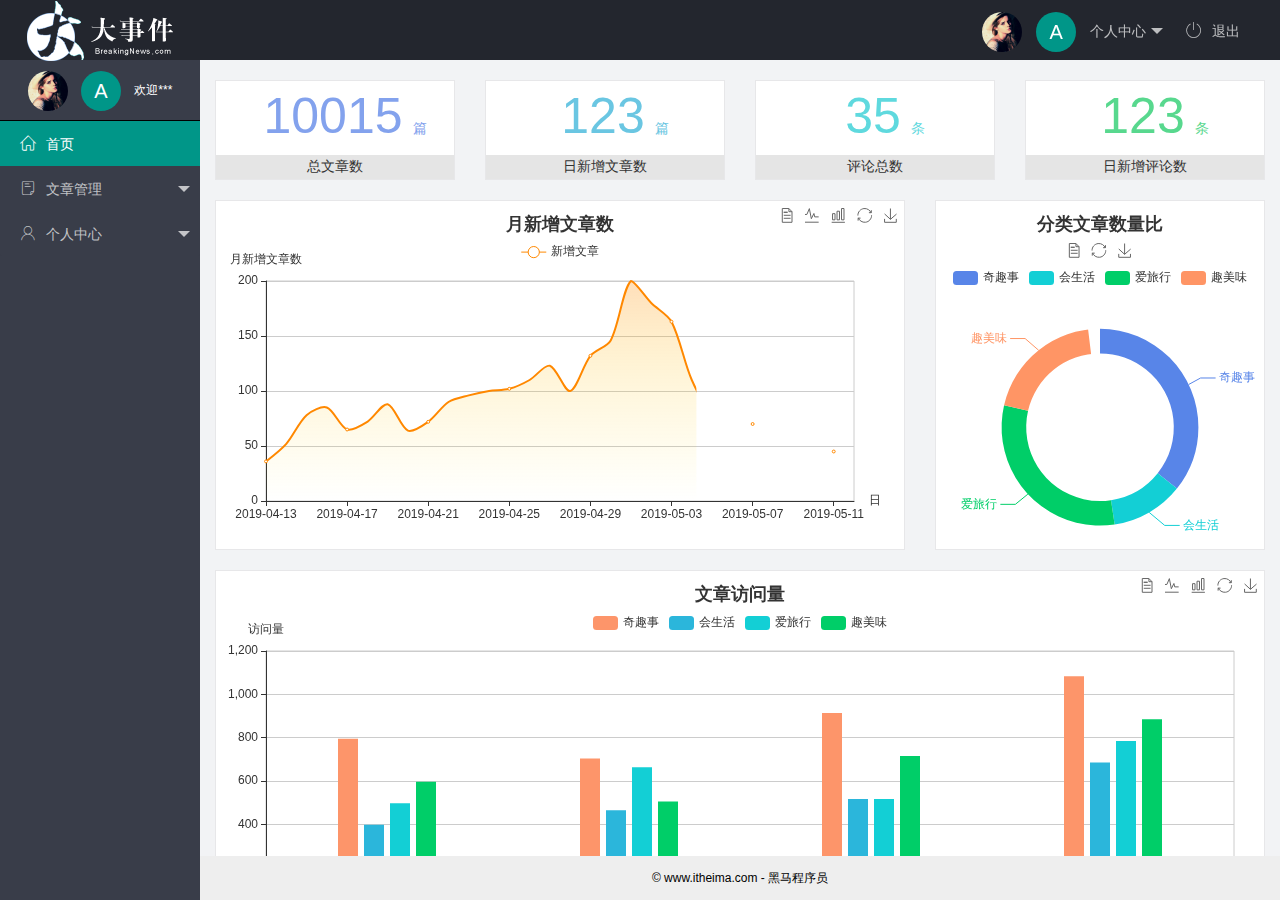
<file: index.html>
<!DOCTYPE html>
<html>

<head>
    <meta charset="utf-8">
    <meta name="viewport" content="width=device-width, initial-scale=1, maximum-scale=1">
    <title>大事件后台---主页</title>
    <link rel="stylesheet" href="./assets/lib/layui/css/layui.css">
    <!-- 引入自己的index.css文件 -->
    <link rel="stylesheet" href="/assets/css/index.css">
    <!-- 引入第三方字体图标 -->
    <link rel="stylesheet" href="/assets/fonts/iconfont.css">
</head>

<body class="layui-layout-body">
    <div class="layui-layout layui-layout-admin">
        <div class="layui-header">
            <div class="layui-logo">
                <img src="/assets/images/logo.png" alt="">
            </div>
            <!-- 头部区域（可配合layui已有的水平导航） -->

            <ul class="layui-nav layui-layout-right">
                <li class="layui-nav-item">
                    <a href="javascript:;" class="userinfo">
                        <img src="/assets/images/sample.jpg" class="layui-nav-img">
                        <span class="user-avatar">A</span>
                        个人中心
                    </a>
                    <dl class="layui-nav-child">
                        <dd><a href="/user/user_info.html" target="fm">基本资料</a></dd>
                        <dd><a href="/user/user_avatar.html" target="fm">更换头像</a></dd>
                        <dd><a a href="/user/user_pwd.html" target="fm">重置密码</a></dd>
                    </dl>
                </li>
                <li class="layui-nav-item">
                    <a href="javascript:;" id="btnLogout">
                        <span class="iconfont icon-tuichu"></span>退出</a></li>
            </ul>
        </div>

        <div class="layui-side layui-bg-black">
            <div class="layui-side-scroll">
                <div class="userinfo">
                    <img src="/assets/images/sample.jpg" class="layui-nav-img">
                    <span class="user-avatar">A</span>
                    <span id="welcome">欢迎***</span>
                </div>
                <!-- 左侧导航区域（可配合layui已有的垂直导航） -->
                <ul class="layui-nav layui-nav-tree " lay-shrink="all">
                    <li class="layui-nav-item layui-this"><a href="/home/dashboard.html" target="fm"><span
                                class="iconfont icon-home"></span>首页</a></li>
                    <!-- 删除类，不让默认展开layui-nav-itemed -->
                    <li class="layui-nav-item">
                        <a class="" href="javascript:;"><span class="iconfont icon-16"></span>文章管理</a>
                        <dl class="layui-nav-child">
                            <dd><a href="javascript:;"><i class="layui-icon layui-icon-app"></i>文章列表</a></dd>
                            <dd><a href="javascript:;"><i class="layui-icon layui-icon-face-smile"></i>文章分类</a></dd>
                            <dd><a href="javascript:;"><i class="layui-icon layui-icon-face-smile"></i>文章发布</a></dd>

                        </dl>
                    </li>
                    <li class="layui-nav-item">
                        <a href="javascript:;"><span class="iconfont icon-user"></span>个人中心</a>
                        <dl class="layui-nav-child">
                            <dd><a href="/user/user_info.html" target="fm"><i
                                        class="layui-icon layui-icon-face-smile"></i>基本资料</a></dd>
                            <dd><a href="/user/user_avatar.html" target="fm"><i
                                        class="layui-icon layui-icon-face-smile"></i>更换头像</a></dd>
                            <dd><a href="/user/user_pwd.html" target="fm"><i
                                        class="layui-icon layui-icon-face-smile"></i>重置密码</a></dd>
                        </dl>
                    </li>
                </ul>
            </div>
        </div>

        <div class="layui-body">
            <!-- 内容主体区域 -->
            <iframe src="/home/dashboard.html" name="fm" frameborder="0"></iframe>
        </div>

        <div class="layui-footer">
            <!-- 底部固定区域 -->
            © www.itheima.com - 黑马程序员
        </div>
    </div>
    <!-- 1.引入layui.all.js文件 -->
    <script src="/assets/lib/layui/layui.all.js"></script>
    <!-- 2.引入jquery -->
    <script src="/assets/lib/jquery.js"></script>
    <!-- 3.引入baseAPI.js -->
    <script src="/assets/js/baseAPI.js"></script>
    <!-- 引入本页面的js -->
    <script src="/assets/js/index.js"></script>
</body>

</html>
</file>
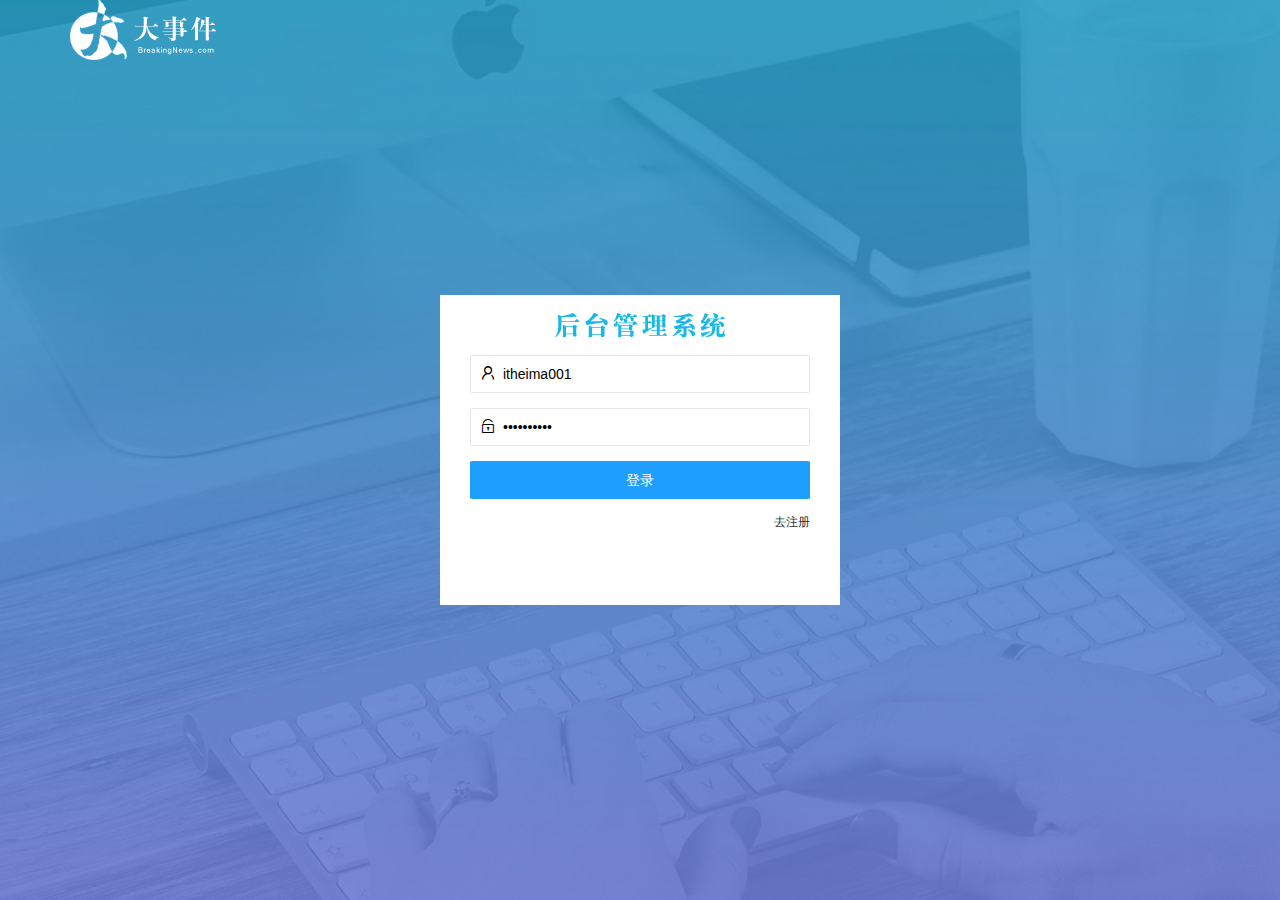
<file: login.html>
<!DOCTYPE html>
<html lang="en">

<head>
    <meta charset="UTF-8">
    <meta name="viewport" content="width=device-width, initial-scale=1.0">
    <title>大事件-登陆/注册页面</title>
    <!-- 1.引入layui的样式文件 -->
    <link rel="stylesheet" href="/assets/lib/layui/css/layui.css">
    <!-- 引入登陆样式文件 -->
    <link rel="stylesheet" href="/assets/css/login.css">
</head>
<!-- 3.顶部log -->
<div class="layui-main">
    <img src="/assets/images/logo.png" alt="">
</div>
<!-- 4.1登陆注册标题 -->
<div class="loginAndRegBox">
    <div class="titleBox"></div>
    <!-- 4.2登录区域 -->
    <div class="login-box">
        <!-- 登陆表单 -->
        <form class="layui-form" id="form_login">
            <!-- 用户名 -->
            <div class="layui-form-item">
                <i class="layui-icon layui-icon-username"></i>
                <input value="itheima001" type="text" name="username" required lay-verify="required"
                    placeholder="请输入用户名" autocomplete="off" class="layui-input">
            </div>
            <!-- 密码 -->
            <div class="layui-form-item">
                <i class="layui-icon layui-icon-password"></i>
                <input value="123456789a" type="password" name="password" required lay-verify="required|pass"
                    placeholder="请输入密码" autocomplete="off" class="layui-input">
            </div>
            <!-- 登陆按钮 -->
            <div class="layui-form-item">
                <!-- 必须加submit，后期绑定submit事件需要 -->
                <button class="layui-btn layui-btn-fluid layui-btn-normal" lay-submit>登录</button>
            </div>
            <!-- 注册 -->
            <div class="layui-form-item links">
                <a href="javascript:;" id="link_reg">去注册</a>
            </div>
        </form>

    </div>
    <!-- 4.3注册区域 -->
    <div class="reg-box" style="display: none;">
        <!-- 注册表单 -->
        <form class="layui-form" id="form_reg" action="">
            <!-- 用户名 -->
            <div class="layui-form-item">
                <i class="layui-icon layui-icon-username"></i>
                <input type="text" name="username" required lay-verify="required" placeholder="请输入用户名"
                    autocomplete="off" class="layui-input">
            </div>
            <!-- 密码 -->
            <div class="layui-form-item">
                <i class="layui-icon layui-icon-password"></i>
                <input type="password" name="password" required lay-verify="required|pass" placeholder="请输入密码"
                    autocomplete="off" class="layui-input">
            </div>
            <!-- 确认密码 -->
            <div class="layui-form-item">
                <i class="layui-icon layui-icon-password"></i>
                <input type="password" name="repassword" required lay-verify="required|pass|repass" placeholder="请确认密码"
                    autocomplete="off" class="layui-input">
            </div>
            <!-- 注册按钮 -->
            <div class="layui-form-item">
                <!-- 必须加submit，后期绑定submit事件需要 -->
                <button class="layui-btn layui-btn-fluid layui-btn-normal" lay-submit>注册</button>
            </div>
            <!-- 登录 -->
            <div class="layui-form-item links">
                <a href="javascript:;" id="link_login">去登陆</a>
            </div>
        </form>

    </div>
</div>
<!-- 引入layui的文件,因为文件没有使用windos londe 所有要求全部写在最低端 -->
<script src="/assets/lib/layui/layui.all.js"></script>
<!-- 5.1引入jquery文件 -->
<script src="/assets/lib/jquery.js"></script>
<!-- 5.2引入baseAPI.js文件 在jquert.js之后，自己的文件之前 -->
<script src="/assets/js/baseAPI.js"></script>
<!-- 5.2引入login.js -->
<script src="/assets/js/login.js"></script>

<body>

</body>

</html>
</file>
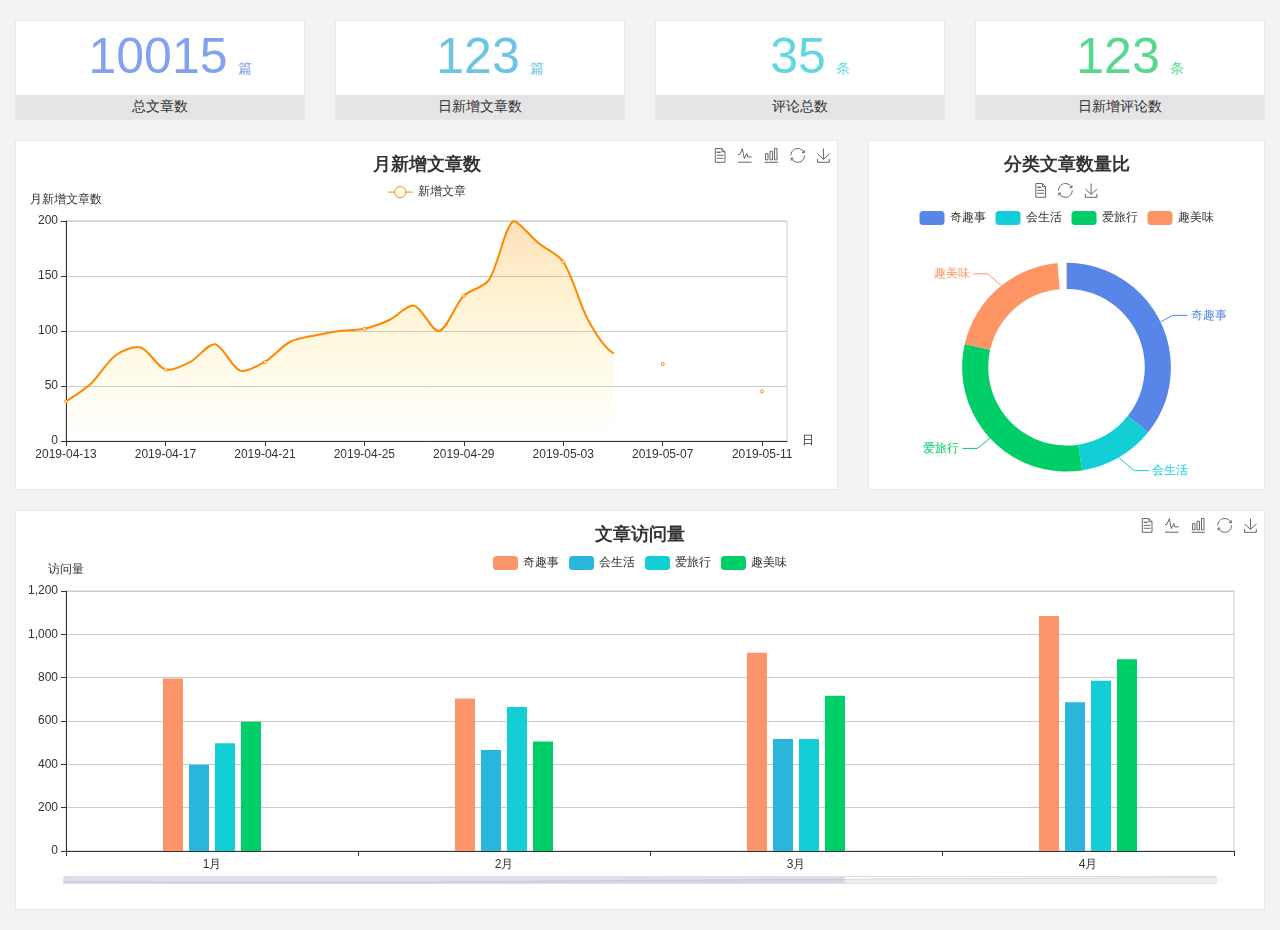
<file: home/dashboard.html>
<!DOCTYPE html>
<html lang="en">

<head>
  <meta charset="UTF-8">
  <meta name="viewport" content="width=device-width, initial-scale=1.0">
  <meta http-equiv="X-UA-Compatible" content="ie=edge">
  <title>图表统计</title>
  <link rel="stylesheet" href="../../assets/lib/bootstrap.css" />
  <link rel="stylesheet" href="../../assets/lib/main.css" />
  <script src="../../assets/lib/jquery.js"></script>
  <script type="text/javascript" src="../../assets/lib/echarts.min.js"></script>
</head>

<body>
  <div class="container-fluid">
    <div class="row spannel_list">
      <div class="col-sm-3 col-xs-6">
        <div class="spannel">
          <em>10015</em><span>篇</span>
          <b>总文章数</b>
        </div>
      </div>
      <div class="col-sm-3 col-xs-6">
        <div class="spannel scolor01">
          <em>123</em><span>篇</span>
          <b>日新增文章数</b>
        </div>
      </div>
      <div class="col-sm-3 col-xs-6">
        <div class="spannel scolor02">
          <em>35</em><span>条</span>
          <b>评论总数</b>
        </div>
      </div>
      <div class="col-sm-3 col-xs-6">
        <div class="spannel scolor03">
          <em>123</em><span>条</span>
          <b>日新增评论数</b>
        </div>
      </div>
    </div>
  </div>

  <div class="container-fluid">
    <div class="row curve-pie">
      <div class="col-lg-8 col-md-8">
        <div class="gragh_pannel" id="curve_show"></div>
      </div>
      <div class="col-lg-4 col-md-4">
        <div class="gragh_pannel" id="pie_show"></div>
      </div>
    </div>
  </div>

  <div class="container-fluid">
    <div class="column_pannel" id="column_show"></div>
  </div>

  <script>
    var oChart = echarts.init(document.getElementById('curve_show'));
    var aList_all = [
      { 'count': 36, 'date': '2019-04-13' },
      { 'count': 52, 'date': '2019-04-14' },
      { 'count': 78, 'date': '2019-04-15' },
      { 'count': 85, 'date': '2019-04-16' },
      { 'count': 65, 'date': '2019-04-17' },
      { 'count': 72, 'date': '2019-04-18' },
      { 'count': 88, 'date': '2019-04-19' },
      { 'count': 64, 'date': '2019-04-20' },
      { 'count': 72, 'date': '2019-04-21' },
      { 'count': 90, 'date': '2019-04-22' },
      { 'count': 96, 'date': '2019-04-23' },
      { 'count': 100, 'date': '2019-04-24' },
      { 'count': 102, 'date': '2019-04-25' },
      { 'count': 110, 'date': '2019-04-26' },
      { 'count': 123, 'date': '2019-04-27' },
      { 'count': 100, 'date': '2019-04-28' },
      { 'count': 132, 'date': '2019-04-29' },
      { 'count': 146, 'date': '2019-04-30' },
      { 'count': 200, 'date': '2019-05-01' },
      { 'count': 180, 'date': '2019-05-02' },
      { 'count': 163, 'date': '2019-05-03' },
      { 'count': 110, 'date': '2019-05-04' },
      { 'count': 80, 'date': '2019-05-05' },
      { 'count': 82, 'date': '2019-05-06' },
      { 'count': 70, 'date': '2019-05-07' },
      { 'count': 65, 'date': '2019-05-08' },
      { 'count': 54, 'date': '2019-05-09' },
      { 'count': 40, 'date': '2019-05-10' },
      { 'count': 45, 'date': '2019-05-11' },
      { 'count': 38, 'date': '2019-05-12' },
    ];

    let aCount = [];
    let aDate = [];

    for (var i = 0; i < aList_all.length; i++) {
      aCount.push(aList_all[i].count);
      aDate.push(aList_all[i].date);
    }

    var chartopt = {
      title: {
        text: '月新增文章数',
        left: 'center',
        top: '10'
      },
      tooltip: {
        trigger: 'axis'
      },
      legend: {
        data: ['新增文章'],
        top: '40'
      },
      toolbox: {
        show: true,
        feature: {
          mark: { show: true },
          dataView: { show: true, readOnly: false },
          magicType: { show: true, type: ['line', 'bar'] },
          restore: { show: true },
          saveAsImage: { show: true }
        }
      },
      calculable: true,
      xAxis: [
        {
          name: '日',
          type: 'category',
          boundaryGap: false,
          data: aDate
        }
      ],
      yAxis: [
        {
          name: '月新增文章数',
          type: 'value'
        }
      ],
      series: [
        {
          name: '新增文章',
          type: 'line',
          smooth: true,
          itemStyle: { normal: { areaStyle: { type: 'default' }, color: '#f80' }, lineStyle: { color: '#f80' } },
          data: aCount
        }],
      areaStyle: {
        normal: {
          color: new echarts.graphic.LinearGradient(0, 0, 0, 1, [{
            offset: 0,
            color: 'rgba(255,136,0,0.39)'
          }, {
            offset: .34,
            color: 'rgba(255,180,0,0.25)'
          }, {
            offset: 1,
            color: 'rgba(255,222,0,0.00)'
          }])

        }
      },
      grid: {
        show: true,
        x: 50,
        x2: 50,
        y: 80,
        height: 220
      }
    };

    oChart.setOption(chartopt);


    var oPie = echarts.init(document.getElementById('pie_show'));
    var oPieopt =
    {
      title: {
        top: 10,
        text: '分类文章数量比',
        x: 'center'
      },
      tooltip: {
        trigger: 'item',
        formatter: "{a} <br/>{b} : {c} ({d}%)"
      },
      color: ['#5885e8', '#13cfd5', '#00ce68', '#ff9565'],
      legend: {
        x: 'center',
        top: 65,
        data: ['奇趣事', '会生活', '爱旅行', '趣美味']
      },
      toolbox: {
        show: true,
        x: 'center',
        top: 35,
        feature: {
          mark: { show: true },
          dataView: { show: true, readOnly: false },
          magicType: {
            show: true,
            type: ['pie', 'funnel'],
            option: {
              funnel: {
                x: '25%',
                width: '50%',
                funnelAlign: 'left',
                max: 1548
              }
            }
          },
          restore: { show: true },
          saveAsImage: { show: true }
        }
      },
      calculable: true,
      series: [
        {
          name: '访问来源',
          type: 'pie',
          radius: ['45%', '60%'],
          center: ['50%', '65%'],
          data: [
            { value: 300, name: '奇趣事' },
            { value: 100, name: '会生活' },
            { value: 260, name: '爱旅行' },
            { value: 180, name: '趣美味' }
          ]
        }
      ]
    };
    oPie.setOption(oPieopt);



    var oColumn = this.echarts.init(document.getElementById('column_show'));
    var oColumnopt =
    {
      title: {
        text: '文章访问量',
        left: 'center',
        top: '10'
      },
      tooltip: {
        trigger: 'axis'
      },
      legend: {
        data: ['奇趣事', '会生活', '爱旅行', '趣美味'],
        top: '40'
      },
      toolbox: {
        show: true,
        feature: {
          mark: { show: true },
          dataView: { show: true, readOnly: false },
          magicType: { show: true, type: ['line', 'bar'] },
          restore: { show: true },
          saveAsImage: { show: true }
        }
      },
      calculable: true,
      xAxis: [
        {
          type: 'category',
          data: ['1月', '2月', '3月', '4月', '5月']
        }
      ],
      yAxis: [
        {
          name: '访问量',
          type: 'value'
        }
      ],
      series: [
        {
          name: '奇趣事',
          type: 'bar',
          barWidth: 20,
          itemStyle: {
            normal: { areaStyle: { type: 'default' }, color: '#fd956a' }
          },
          data: [800, 708, 920, 1090, 1200]
        },
        {
          name: '会生活',
          type: 'bar',
          barWidth: 20,
          itemStyle: {
            normal: { areaStyle: { type: 'default' }, color: '#2bb6db' }
          },
          data: [400, 468, 520, 690, 800]
        },
        {
          name: '爱旅行',
          type: 'bar',
          barWidth: 20,
          itemStyle: {
            normal: { areaStyle: { type: 'default' }, color: '#13cfd5' }
          },
          data: [500, 668, 520, 790, 900]
        },
        {
          name: '趣美味',
          type: 'bar',
          barWidth: 20,
          itemStyle: {
            normal: { areaStyle: { type: 'default' }, color: '#00ce68' }
          },
          data: [600, 508, 720, 890, 1000]
        }
      ],
      grid: {
        show: true,
        x: 50,
        x2: 30,
        y: 80,
        height: 260
      },
      dataZoom: [//给x轴设置滚动条
        {
          start: 0,//默认为0
          end: 100 - 1000 / 31,//默认为100
          type: 'slider',
          show: true,
          xAxisIndex: [0],
          handleSize: 0,//滑动条的 左右2个滑动条的大小
          height: 8,//组件高度
          left: 45, //左边的距离
          right: 50,//右边的距离
          bottom: 26,//右边的距离
          handleColor: '#ddd',//h滑动图标的颜色
          handleStyle: {
            borderColor: "#cacaca",
            borderWidth: "1",
            shadowBlur: 2,
            background: "#ddd",
            shadowColor: "#ddd",
          }
        }]
    };
    oColumn.setOption(oColumnopt);
  </script>
</body>

</html>
</file>
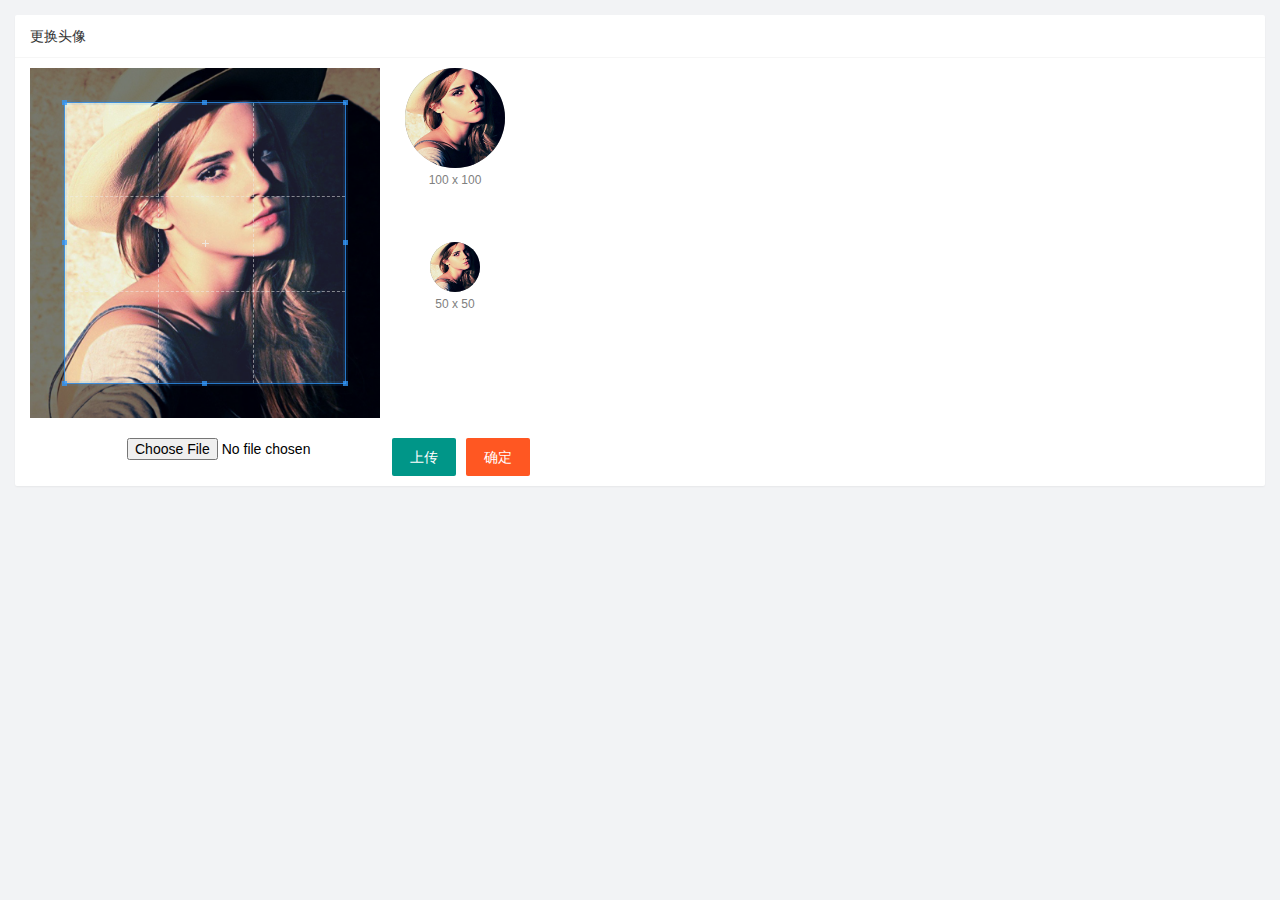
<file: user/user_avatar.html>
<!DOCTYPE html>
<html lang="en">

<head>
    <meta charset="UTF-8">
    <meta name="viewport" content="width=device-width, initial-scale=1.0">
    <title>Document</title>
    <!-- 引入layui的样式 -->
    <link rel="stylesheet" href="/assets/lib/layui/css/layui.css">
    <!-- 引入cropper文件 -->
    <link rel="stylesheet" href="/assets/lib/cropper/cropper.css" />
    <!-- 引入我们自己的样式 -->
    <link rel="stylesheet" href="/assets/css/user/user_avatar.css">
</head>

<body>
    <!-- 卡片区域 -->
    <div class="layui-card">
        <div class="layui-card-header">更换头像</div>
        <div class="layui-card-body">
            <!-- 图片区 -->
            <!-- 第一行的图片裁剪和预览区域 -->
            <div class="row1">
                <!-- 图片裁剪区域 -->
                <div class="cropper-box">
                    <!-- 这个 img 标签很重要，将来会把它初始化为裁剪区域 -->
                    <img id="image" src="/assets/images/sample.jpg" />
                </div>
                <!-- 图片的预览区域 -->
                <div class="preview-box">
                    <div>
                        <!-- 宽高为 100px 的预览区域 -->
                        <div class="img-preview w100"></div>
                        <p class="size">100 x 100</p>
                    </div>
                    <div>
                        <!-- 宽高为 50px 的预览区域 -->
                        <div class="img-preview w50"></div>
                        <p class="size">50 x 50</p>
                    </div>
                </div>
            </div>
            <!-- 第二行的按钮区域 -->
            <div class="row2">
                <!-- 通过accept属性，可以指定，允许用户选择什么类型的文件 -->
                <input type="file" id="file" accept="image/png,image/jpeg">
                <button type="button" class="layui-btn" id="btnChooseImage">上传</button>
                <button id="btnUpload" type="button" class="layui-btn layui-btn-danger">确定</button>
            </div>
        </div>
        <script src="/assets/lib/layui/layui.all.js"></script>
        <script src="/assets/lib/jquery.js"></script>
        <script src="/assets/js/user/user_avatar.js"></script>
        <script src="/assets/lib/cropper/Cropper.js"></script>
        <script src="/assets/js/baseAPI.js"></script>
        <script src="/assets/lib/cropper/jquery-cropper.js"></script>
</body>

</html>
</file>
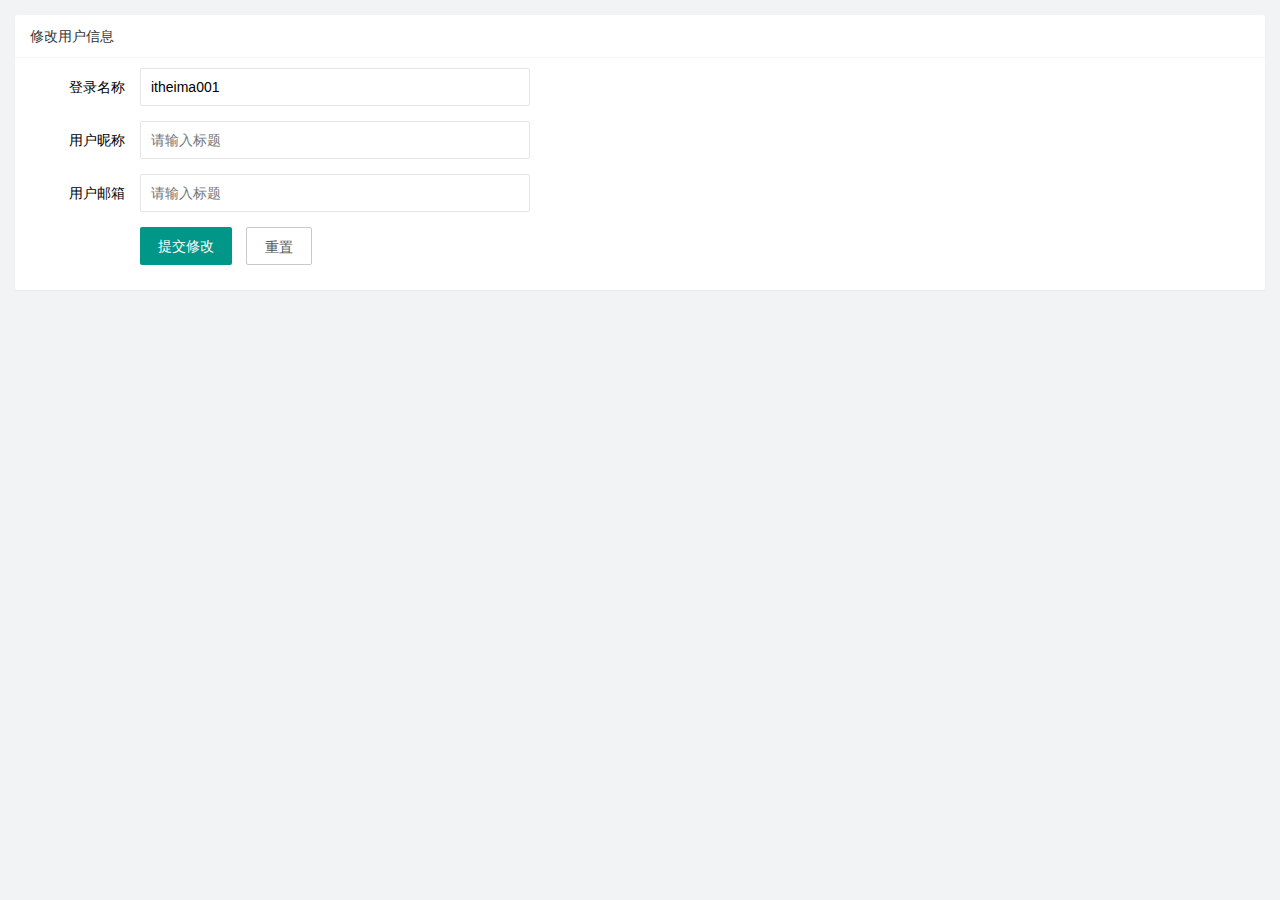
<file: user/user_info.html>
<!DOCTYPE html>
<html lang="en">

<head>
    <meta charset="UTF-8">
    <meta name="viewport" content="width=device-width, initial-scale=1.0">
    <title>Document</title>
    <!-- 引入layui的样式 -->
    <link rel="stylesheet" href="/assets/lib/layui/css/layui.css">
    <!-- 引入我们自己的样式 -->
    <link rel="stylesheet" href="/assets/css/user/user_info.css">
</head>

<body>
    <!-- 卡片区域 -->
    <div class="layui-card">
        <div class="layui-card-header">修改用户信息</div>
        <div class="layui-card-body">
            <!-- form表单 -->
            <form class="layui-form" lay-filter="formUserInfo">
                <!-- 隐藏保存id -->
                <input type="hidden" name="id">
                <div class="layui-form-item">
                    <label class="layui-form-label">登录名称</label>
                    <div class="layui-input-block">
                        <!-- readonly禁止输入 -->
                        <input type="text" name="title" readonly value="itheima001" required lay-verify="required"
                            placeholder="请输入标题" autocomplete="off" class="layui-input">
                    </div>
                </div>
                <div class="layui-form-item">
                    <label class="layui-form-label">用户昵称</label>
                    <div class="layui-input-block">
                        <input type="text" name="nickname" required lay-verify="required|nickname" placeholder="请输入标题"
                            autocomplete="off" class="layui-input">
                    </div>
                </div>
                <div class="layui-form-item">
                    <label class="layui-form-label">用户邮箱</label>
                    <div class="layui-input-block">
                        <input type="text" name="email" required lay-verify="required|email" placeholder="请输入标题"
                            autocomplete="off" class="layui-input">
                    </div>
                </div>
                <div class="layui-form-item">
                    <div class="layui-input-block">
                        <button class="layui-btn" lay-submit lay-filter="formDemo">提交修改</button>
                        <button type="reset" class="layui-btn layui-btn-primary" id="btnReset">重置</button>
                    </div>
                </div>
            </form>
        </div>
    </div>
    <!-- 1.引入layui.all.js文件 -->
    <script src="/assets/lib/layui/layui.all.js"></script>
    <!-- 2.引入jquery -->
    <script src="/assets/lib/jquery.js"></script>
    <!-- 3.引入baseAPI.js -->
    <script src="/assets/js/baseAPI.js"></script>
    <!-- 引入本页面的js -->
    <script src="/assets/js/user/user_info.js"></script>
</body>

</html>
</file>
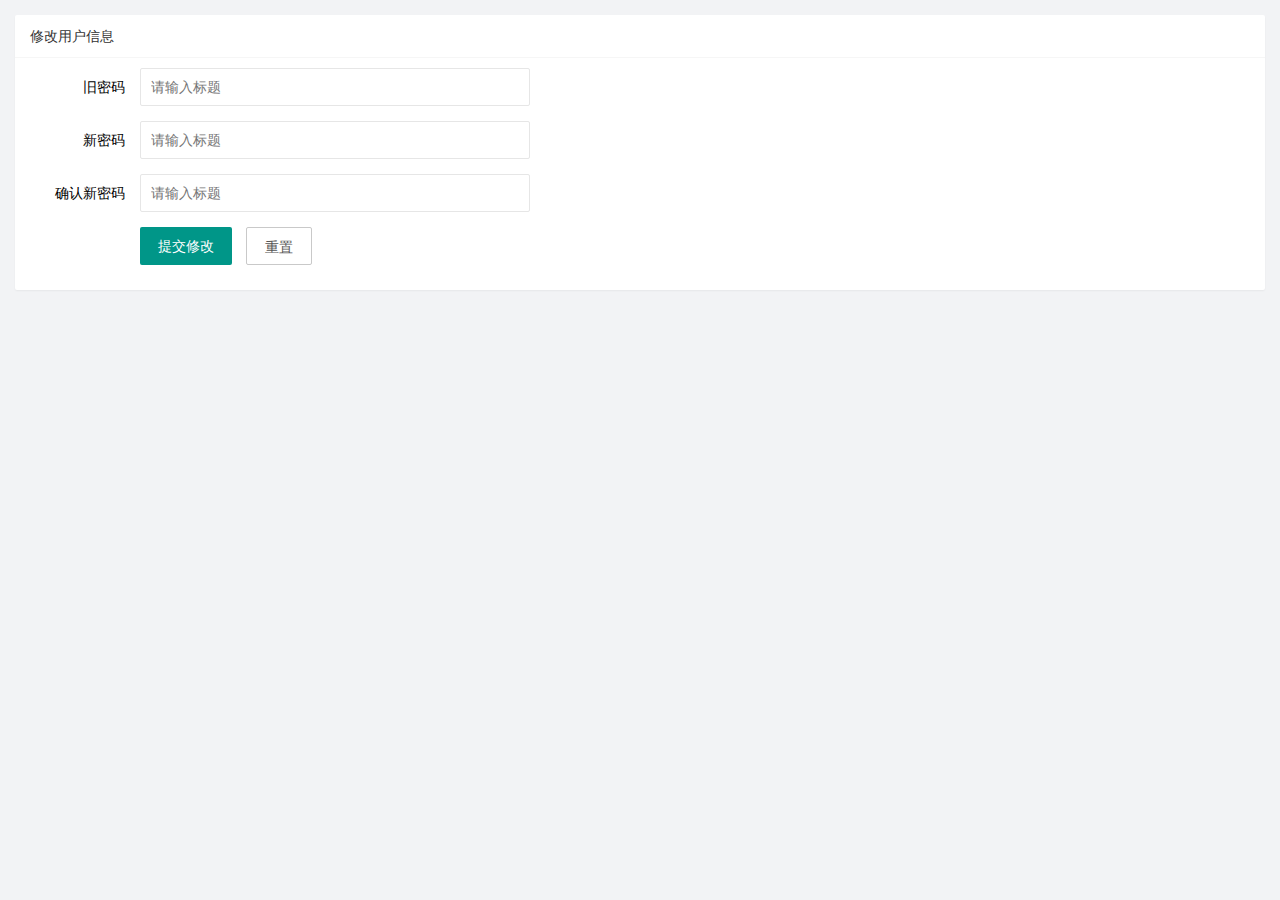
<file: user/user_pwd.html>
<!DOCTYPE html>
<html lang="en">

<head>
    <meta charset="UTF-8">
    <meta name="viewport" content="width=device-width, initial-scale=1.0">
    <title>Document</title>
    <!-- 引入layui的样式 -->
    <link rel="stylesheet" href="/assets/lib/layui/css/layui.css">
    <!-- 引入我们自己的样式 -->
    <link rel="stylesheet" href="/assets/css/user/user_pwd.css">
</head>

<body>
    <!-- 卡片区域 -->
    <div class="layui-card">
        <div class="layui-card-header">修改用户信息</div>
        <div class="layui-card-body">
            <!-- form表单 -->
            <form class="layui-form" lay-filter="formUserInfo">
                <!-- 旧密码 -->
                <div class="layui-form-item">
                    <label class="layui-form-label">旧密码</label>
                    <div class="layui-input-block">
                        <input type="text" name="oldPwd" required lay-verify="required|pwd" placeholder="请输入标题"
                            autocomplete="off" class="layui-input">
                    </div>
                </div>
                <!-- 新密码 -->
                <div class="layui-form-item">
                    <label class="layui-form-label">新密码</label>
                    <div class="layui-input-block">
                        <input type="text" name="newPwd" required lay-verify="required|samePwd|pwd" placeholder="请输入标题"
                            autocomplete="off" class="layui-input">
                    </div>
                </div>
                <!-- 确认新密码 -->
                <div class="layui-form-item">
                    <label class="layui-form-label">确认新密码</label>
                    <div class="layui-input-block">
                        <input type="text" name="rePwd" required lay-verify="required|rePwd|pwd" placeholder="请输入标题"
                            autocomplete="off" class="layui-input">
                    </div>
                </div>
                <!-- //按钮 -->
                <div class="layui-form-item">
                    <div class="layui-input-block">
                        <button class="layui-btn" lay-submit lay-filter="formDemo">提交修改</button>
                        <button type="reset" class="layui-btn layui-btn-primary" id="btnReset">重置</button>
                    </div>
                </div>
            </form>
        </div>
    </div>
    <!-- 1.引入layui.all.js文件 -->
    <script src="/assets/lib/layui/layui.all.js"></script>
    <!-- 2.引入jquery -->
    <script src="/assets/lib/jquery.js"></script>
    <!-- 3.引入baseAPI.js -->
    <script src="/assets/js/baseAPI.js"></script>
    <!-- 引入本页面的js -->
    <script src="/assets/js/user/user_pwd.js"></script>
</body>

</html>
</file>
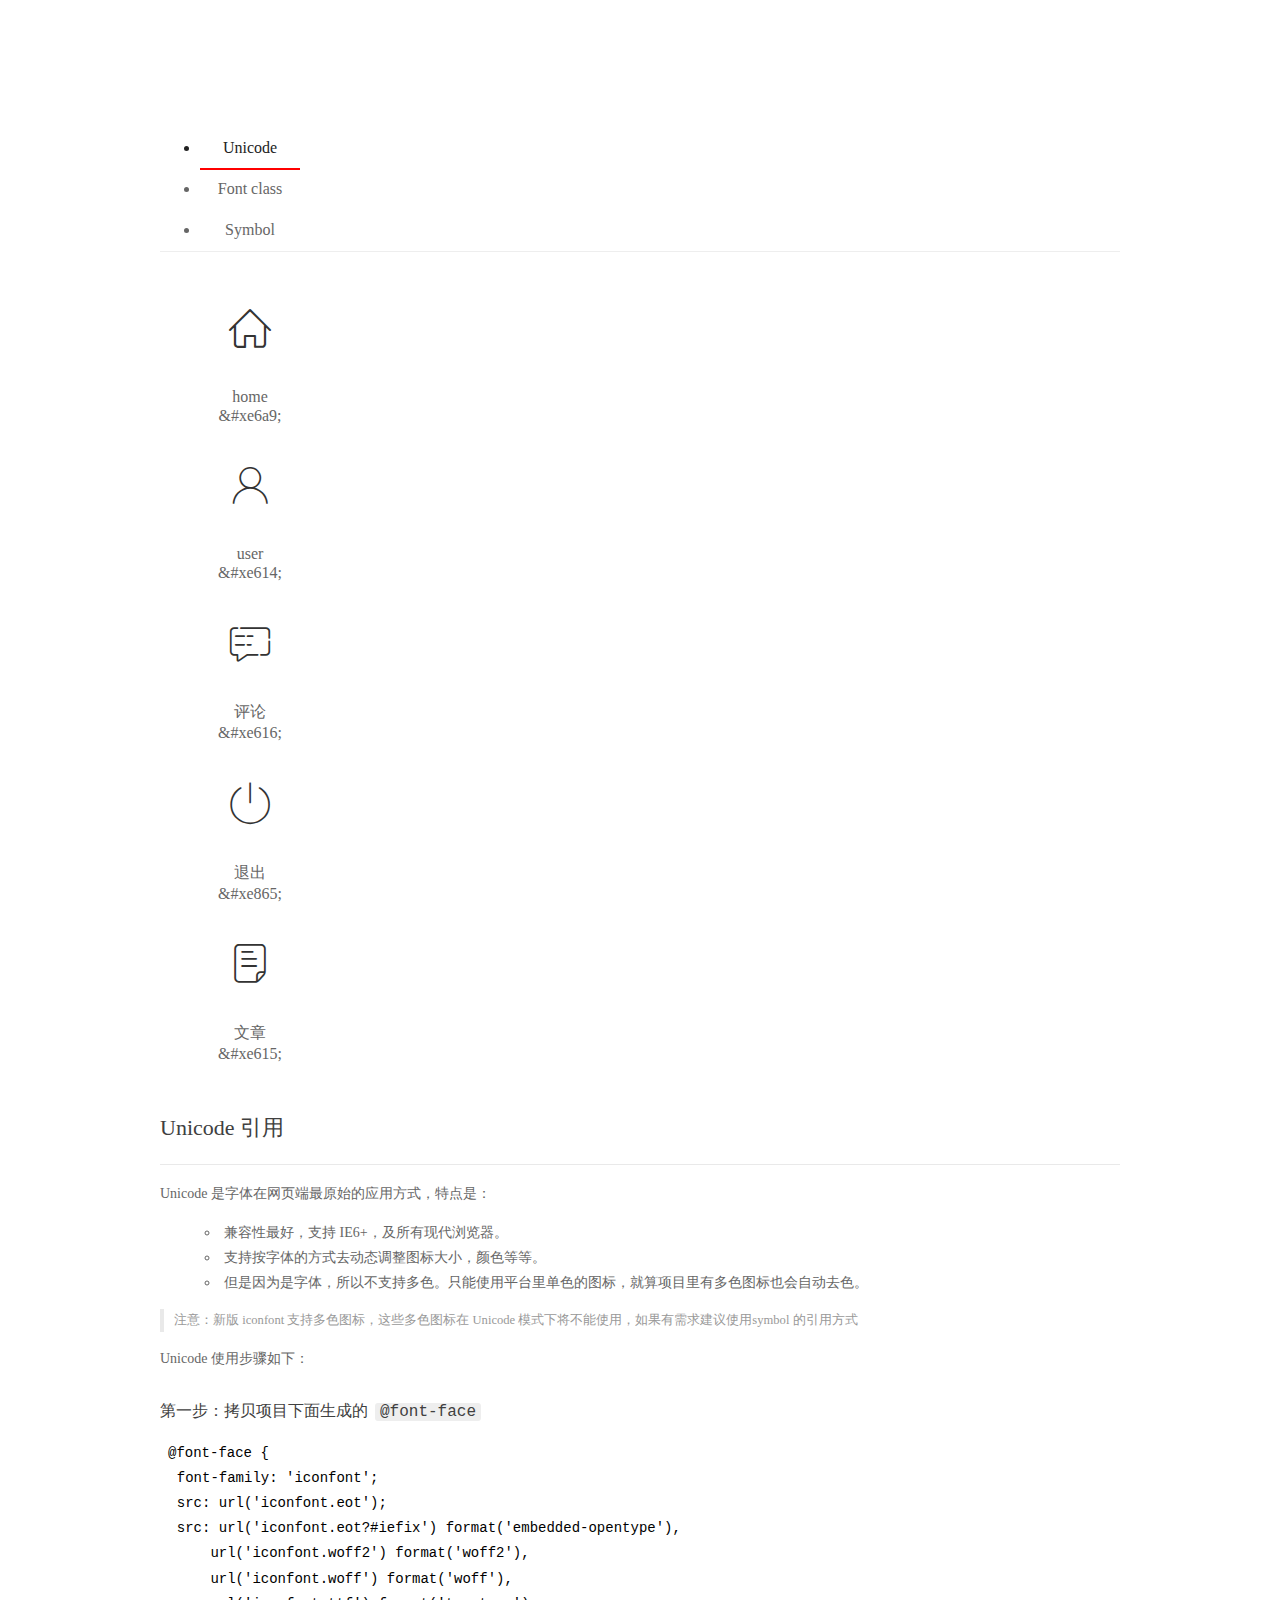
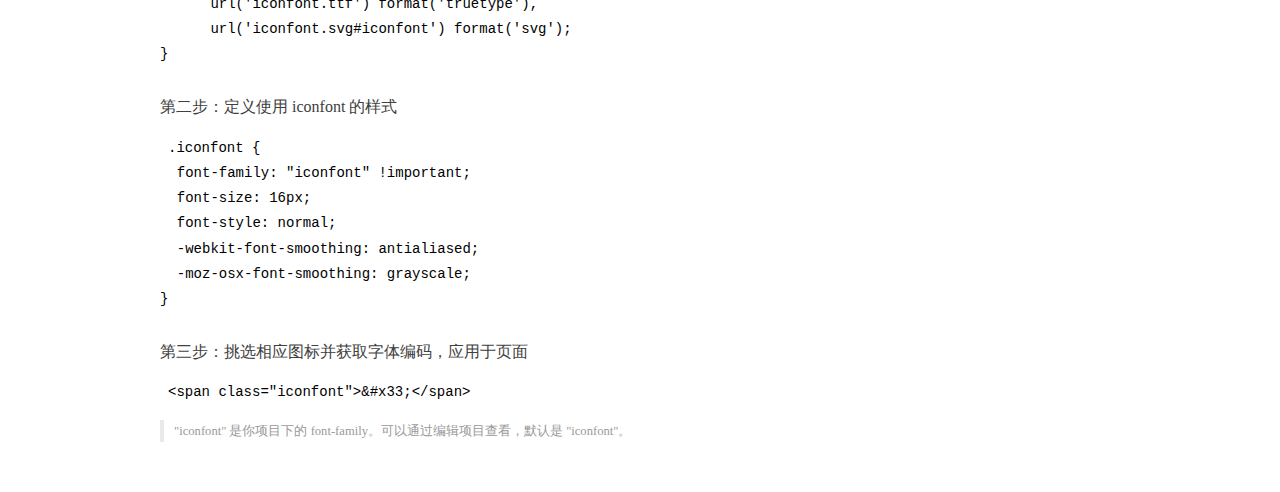
<file: assets/fonts/demo_index.html>
<!DOCTYPE html>
<html>
<head>
  <meta charset="utf-8"/>
  <title>IconFont Demo</title>
  <link rel="shortcut icon" href="https://gtms04.alicdn.com/tps/i4/TB1_oz6GVXXXXaFXpXXJDFnIXXX-64-64.ico" type="image/x-icon"/>
  <link rel="stylesheet" href="https://g.alicdn.com/thx/cube/1.3.2/cube.min.css">
  <link rel="stylesheet" href="demo.css">
  <link rel="stylesheet" href="iconfont.css">
  <script src="iconfont.js"></script>
  <!-- jQuery -->
  <script src="https://a1.alicdn.com/oss/uploads/2018/12/26/7bfddb60-08e8-11e9-9b04-53e73bb6408b.js"></script>
  <!-- 代码高亮 -->
  <script src="https://a1.alicdn.com/oss/uploads/2018/12/26/a3f714d0-08e6-11e9-8a15-ebf944d7534c.js"></script>
</head>
<body>
  <div class="main">
    <h1 class="logo"><a href="https://www.iconfont.cn/" title="iconfont 首页" target="_blank">&#xe86b;</a></h1>
    <div class="nav-tabs">
      <ul id="tabs" class="dib-box">
        <li class="dib active"><span>Unicode</span></li>
        <li class="dib"><span>Font class</span></li>
        <li class="dib"><span>Symbol</span></li>
      </ul>
      
    </div>
    <div class="tab-container">
      <div class="content unicode" style="display: block;">
          <ul class="icon_lists dib-box">
          
            <li class="dib">
              <span class="icon iconfont">&#xe6a9;</span>
                <div class="name">home</div>
                <div class="code-name">&amp;#xe6a9;</div>
              </li>
          
            <li class="dib">
              <span class="icon iconfont">&#xe614;</span>
                <div class="name">user</div>
                <div class="code-name">&amp;#xe614;</div>
              </li>
          
            <li class="dib">
              <span class="icon iconfont">&#xe616;</span>
                <div class="name">评论</div>
                <div class="code-name">&amp;#xe616;</div>
              </li>
          
            <li class="dib">
              <span class="icon iconfont">&#xe865;</span>
                <div class="name">退出</div>
                <div class="code-name">&amp;#xe865;</div>
              </li>
          
            <li class="dib">
              <span class="icon iconfont">&#xe615;</span>
                <div class="name">文章</div>
                <div class="code-name">&amp;#xe615;</div>
              </li>
          
          </ul>
          <div class="article markdown">
          <h2 id="unicode-">Unicode 引用</h2>
          <hr>

          <p>Unicode 是字体在网页端最原始的应用方式，特点是：</p>
          <ul>
            <li>兼容性最好，支持 IE6+，及所有现代浏览器。</li>
            <li>支持按字体的方式去动态调整图标大小，颜色等等。</li>
            <li>但是因为是字体，所以不支持多色。只能使用平台里单色的图标，就算项目里有多色图标也会自动去色。</li>
          </ul>
          <blockquote>
            <p>注意：新版 iconfont 支持多色图标，这些多色图标在 Unicode 模式下将不能使用，如果有需求建议使用symbol 的引用方式</p>
          </blockquote>
          <p>Unicode 使用步骤如下：</p>
          <h3 id="-font-face">第一步：拷贝项目下面生成的 <code>@font-face</code></h3>
<pre><code class="language-css"
>@font-face {
  font-family: 'iconfont';
  src: url('iconfont.eot');
  src: url('iconfont.eot?#iefix') format('embedded-opentype'),
      url('iconfont.woff2') format('woff2'),
      url('iconfont.woff') format('woff'),
      url('iconfont.ttf') format('truetype'),
      url('iconfont.svg#iconfont') format('svg');
}
</code></pre>
          <h3 id="-iconfont-">第二步：定义使用 iconfont 的样式</h3>
<pre><code class="language-css"
>.iconfont {
  font-family: "iconfont" !important;
  font-size: 16px;
  font-style: normal;
  -webkit-font-smoothing: antialiased;
  -moz-osx-font-smoothing: grayscale;
}
</code></pre>
          <h3 id="-">第三步：挑选相应图标并获取字体编码，应用于页面</h3>
<pre>
<code class="language-html"
>&lt;span class="iconfont"&gt;&amp;#x33;&lt;/span&gt;
</code></pre>
          <blockquote>
            <p>"iconfont" 是你项目下的 font-family。可以通过编辑项目查看，默认是 "iconfont"。</p>
          </blockquote>
          </div>
      </div>
      <div class="content font-class">
        <ul class="icon_lists dib-box">
          
          <li class="dib">
            <span class="icon iconfont icon-home"></span>
            <div class="name">
              home
            </div>
            <div class="code-name">.icon-home
            </div>
          </li>
          
          <li class="dib">
            <span class="icon iconfont icon-user"></span>
            <div class="name">
              user
            </div>
            <div class="code-name">.icon-user
            </div>
          </li>
          
          <li class="dib">
            <span class="icon iconfont icon-pinglun"></span>
            <div class="name">
              评论
            </div>
            <div class="code-name">.icon-pinglun
            </div>
          </li>
          
          <li class="dib">
            <span class="icon iconfont icon-tuichu"></span>
            <div class="name">
              退出
            </div>
            <div class="code-name">.icon-tuichu
            </div>
          </li>
          
          <li class="dib">
            <span class="icon iconfont icon-16"></span>
            <div class="name">
              文章
            </div>
            <div class="code-name">.icon-16
            </div>
          </li>
          
        </ul>
        <div class="article markdown">
        <h2 id="font-class-">font-class 引用</h2>
        <hr>

        <p>font-class 是 Unicode 使用方式的一种变种，主要是解决 Unicode 书写不直观，语意不明确的问题。</p>
        <p>与 Unicode 使用方式相比，具有如下特点：</p>
        <ul>
          <li>兼容性良好，支持 IE8+，及所有现代浏览器。</li>
          <li>相比于 Unicode 语意明确，书写更直观。可以很容易分辨这个 icon 是什么。</li>
          <li>因为使用 class 来定义图标，所以当要替换图标时，只需要修改 class 里面的 Unicode 引用。</li>
          <li>不过因为本质上还是使用的字体，所以多色图标还是不支持的。</li>
        </ul>
        <p>使用步骤如下：</p>
        <h3 id="-fontclass-">第一步：引入项目下面生成的 fontclass 代码：</h3>
<pre><code class="language-html">&lt;link rel="stylesheet" href="./iconfont.css"&gt;
</code></pre>
        <h3 id="-">第二步：挑选相应图标并获取类名，应用于页面：</h3>
<pre><code class="language-html">&lt;span class="iconfont icon-xxx"&gt;&lt;/span&gt;
</code></pre>
        <blockquote>
          <p>"
            iconfont" 是你项目下的 font-family。可以通过编辑项目查看，默认是 "iconfont"。</p>
        </blockquote>
      </div>
      </div>
      <div class="content symbol">
          <ul class="icon_lists dib-box">
          
            <li class="dib">
                <svg class="icon svg-icon" aria-hidden="true">
                  <use xlink:href="#icon-home"></use>
                </svg>
                <div class="name">home</div>
                <div class="code-name">#icon-home</div>
            </li>
          
            <li class="dib">
                <svg class="icon svg-icon" aria-hidden="true">
                  <use xlink:href="#icon-user"></use>
                </svg>
                <div class="name">user</div>
                <div class="code-name">#icon-user</div>
            </li>
          
            <li class="dib">
                <svg class="icon svg-icon" aria-hidden="true">
                  <use xlink:href="#icon-pinglun"></use>
                </svg>
                <div class="name">评论</div>
                <div class="code-name">#icon-pinglun</div>
            </li>
          
            <li class="dib">
                <svg class="icon svg-icon" aria-hidden="true">
                  <use xlink:href="#icon-tuichu"></use>
                </svg>
                <div class="name">退出</div>
                <div class="code-name">#icon-tuichu</div>
            </li>
          
            <li class="dib">
                <svg class="icon svg-icon" aria-hidden="true">
                  <use xlink:href="#icon-16"></use>
                </svg>
                <div class="name">文章</div>
                <div class="code-name">#icon-16</div>
            </li>
          
          </ul>
          <div class="article markdown">
          <h2 id="symbol-">Symbol 引用</h2>
          <hr>

          <p>这是一种全新的使用方式，应该说这才是未来的主流，也是平台目前推荐的用法。相关介绍可以参考这篇<a href="">文章</a>
            这种用法其实是做了一个 SVG 的集合，与另外两种相比具有如下特点：</p>
          <ul>
            <li>支持多色图标了，不再受单色限制。</li>
            <li>通过一些技巧，支持像字体那样，通过 <code>font-size</code>, <code>color</code> 来调整样式。</li>
            <li>兼容性较差，支持 IE9+，及现代浏览器。</li>
            <li>浏览器渲染 SVG 的性能一般，还不如 png。</li>
          </ul>
          <p>使用步骤如下：</p>
          <h3 id="-symbol-">第一步：引入项目下面生成的 symbol 代码：</h3>
<pre><code class="language-html">&lt;script src="./iconfont.js"&gt;&lt;/script&gt;
</code></pre>
          <h3 id="-css-">第二步：加入通用 CSS 代码（引入一次就行）：</h3>
<pre><code class="language-html">&lt;style&gt;
.icon {
  width: 1em;
  height: 1em;
  vertical-align: -0.15em;
  fill: currentColor;
  overflow: hidden;
}
&lt;/style&gt;
</code></pre>
          <h3 id="-">第三步：挑选相应图标并获取类名，应用于页面：</h3>
<pre><code class="language-html">&lt;svg class="icon" aria-hidden="true"&gt;
  &lt;use xlink:href="#icon-xxx"&gt;&lt;/use&gt;
&lt;/svg&gt;
</code></pre>
          </div>
      </div>

    </div>
  </div>
  <script>
  $(document).ready(function () {
      $('.tab-container .content:first').show()

      $('#tabs li').click(function (e) {
        var tabContent = $('.tab-container .content')
        var index = $(this).index()

        if ($(this).hasClass('active')) {
          return
        } else {
          $('#tabs li').removeClass('active')
          $(this).addClass('active')

          tabContent.hide().eq(index).fadeIn()
        }
      })
    })
  </script>
</body>
</html>
</file>
<file: assets/lib/layui/css/layui.css>
/** layui-v2.5.5 MIT License By https://www.layui.com */
 .layui-inline,img{display:inline-block;vertical-align:middle}h1,h2,h3,h4,h5,h6{font-weight:400}.layui-edge,.layui-header,.layui-inline,.layui-main{position:relative}.layui-body,.layui-edge,.layui-elip{overflow:hidden}.layui-btn,.layui-edge,.layui-inline,img{vertical-align:middle}.layui-btn,.layui-disabled,.layui-icon,.layui-unselect{-moz-user-select:none;-webkit-user-select:none;-ms-user-select:none}.layui-elip,.layui-form-checkbox span,.layui-form-pane .layui-form-label{text-overflow:ellipsis;white-space:nowrap}.layui-breadcrumb,.layui-tree-btnGroup{visibility:hidden}blockquote,body,button,dd,div,dl,dt,form,h1,h2,h3,h4,h5,h6,input,li,ol,p,pre,td,textarea,th,ul{margin:0;padding:0;-webkit-tap-highlight-color:rgba(0,0,0,0)}a:active,a:hover{outline:0}img{border:none}li{list-style:none}table{border-collapse:collapse;border-spacing:0}h4,h5,h6{font-size:100%}button,input,optgroup,option,select,textarea{font-family:inherit;font-size:inherit;font-style:inherit;font-weight:inherit;outline:0}pre{white-space:pre-wrap;white-space:-moz-pre-wrap;white-space:-pre-wrap;white-space:-o-pre-wrap;word-wrap:break-word}body{line-height:24px;font:14px Helvetica Neue,Helvetica,PingFang SC,Tahoma,Arial,sans-serif}hr{height:1px;margin:10px 0;border:0;clear:both}a{color:#333;text-decoration:none}a:hover{color:#777}a cite{font-style:normal;*cursor:pointer}.layui-border-box,.layui-border-box *{box-sizing:border-box}.layui-box,.layui-box *{box-sizing:content-box}.layui-clear{clear:both;*zoom:1}.layui-clear:after{content:'\20';clear:both;*zoom:1;display:block;height:0}.layui-inline{*display:inline;*zoom:1}.layui-edge{display:inline-block;width:0;height:0;border-width:6px;border-style:dashed;border-color:transparent}.layui-edge-top{top:-4px;border-bottom-color:#999;border-bottom-style:solid}.layui-edge-right{border-left-color:#999;border-left-style:solid}.layui-edge-bottom{top:2px;border-top-color:#999;border-top-style:solid}.layui-edge-left{border-right-color:#999;border-right-style:solid}.layui-disabled,.layui-disabled:hover{color:#d2d2d2!important;cursor:not-allowed!important}.layui-circle{border-radius:100%}.layui-show{display:block!important}.layui-hide{display:none!important}@font-face{font-family:layui-icon;src:url(../font/iconfont.eot?v=250);src:url(../font/iconfont.eot?v=250#iefix) format('embedded-opentype'),url(../font/iconfont.woff2?v=250) format('woff2'),url(../font/iconfont.woff?v=250) format('woff'),url(../font/iconfont.ttf?v=250) format('truetype'),url(../font/iconfont.svg?v=250#layui-icon) format('svg')}.layui-icon{font-family:layui-icon!important;font-size:16px;font-style:normal;-webkit-font-smoothing:antialiased;-moz-osx-font-smoothing:grayscale}.layui-icon-reply-fill:before{content:"\e611"}.layui-icon-set-fill:before{content:"\e614"}.layui-icon-menu-fill:before{content:"\e60f"}.layui-icon-search:before{content:"\e615"}.layui-icon-share:before{content:"\e641"}.layui-icon-set-sm:before{content:"\e620"}.layui-icon-engine:before{content:"\e628"}.layui-icon-close:before{content:"\1006"}.layui-icon-close-fill:before{content:"\1007"}.layui-icon-chart-screen:before{content:"\e629"}.layui-icon-star:before{content:"\e600"}.layui-icon-circle-dot:before{content:"\e617"}.layui-icon-chat:before{content:"\e606"}.layui-icon-release:before{content:"\e609"}.layui-icon-list:before{content:"\e60a"}.layui-icon-chart:before{content:"\e62c"}.layui-icon-ok-circle:before{content:"\1005"}.layui-icon-layim-theme:before{content:"\e61b"}.layui-icon-table:before{content:"\e62d"}.layui-icon-right:before{content:"\e602"}.layui-icon-left:before{content:"\e603"}.layui-icon-cart-simple:before{content:"\e698"}.layui-icon-face-cry:before{content:"\e69c"}.layui-icon-face-smile:before{content:"\e6af"}.layui-icon-survey:before{content:"\e6b2"}.layui-icon-tree:before{content:"\e62e"}.layui-icon-upload-circle:before{content:"\e62f"}.layui-icon-add-circle:before{content:"\e61f"}.layui-icon-download-circle:before{content:"\e601"}.layui-icon-templeate-1:before{content:"\e630"}.layui-icon-util:before{content:"\e631"}.layui-icon-face-surprised:before{content:"\e664"}.layui-icon-edit:before{content:"\e642"}.layui-icon-speaker:before{content:"\e645"}.layui-icon-down:before{content:"\e61a"}.layui-icon-file:before{content:"\e621"}.layui-icon-layouts:before{content:"\e632"}.layui-icon-rate-half:before{content:"\e6c9"}.layui-icon-add-circle-fine:before{content:"\e608"}.layui-icon-prev-circle:before{content:"\e633"}.layui-icon-read:before{content:"\e705"}.layui-icon-404:before{content:"\e61c"}.layui-icon-carousel:before{content:"\e634"}.layui-icon-help:before{content:"\e607"}.layui-icon-code-circle:before{content:"\e635"}.layui-icon-water:before{content:"\e636"}.layui-icon-username:before{content:"\e66f"}.layui-icon-find-fill:before{content:"\e670"}.layui-icon-about:before{content:"\e60b"}.layui-icon-location:before{content:"\e715"}.layui-icon-up:before{content:"\e619"}.layui-icon-pause:before{content:"\e651"}.layui-icon-date:before{content:"\e637"}.layui-icon-layim-uploadfile:before{content:"\e61d"}.layui-icon-delete:before{content:"\e640"}.layui-icon-play:before{content:"\e652"}.layui-icon-top:before{content:"\e604"}.layui-icon-friends:before{content:"\e612"}.layui-icon-refresh-3:before{content:"\e9aa"}.layui-icon-ok:before{content:"\e605"}.layui-icon-layer:before{content:"\e638"}.layui-icon-face-smile-fine:before{content:"\e60c"}.layui-icon-dollar:before{content:"\e659"}.layui-icon-group:before{content:"\e613"}.layui-icon-layim-download:before{content:"\e61e"}.layui-icon-picture-fine:before{content:"\e60d"}.layui-icon-link:before{content:"\e64c"}.layui-icon-diamond:before{content:"\e735"}.layui-icon-log:before{content:"\e60e"}.layui-icon-rate-solid:before{content:"\e67a"}.layui-icon-fonts-del:before{content:"\e64f"}.layui-icon-unlink:before{content:"\e64d"}.layui-icon-fonts-clear:before{content:"\e639"}.layui-icon-triangle-r:before{content:"\e623"}.layui-icon-circle:before{content:"\e63f"}.layui-icon-radio:before{content:"\e643"}.layui-icon-align-center:before{content:"\e647"}.layui-icon-align-right:before{content:"\e648"}.layui-icon-align-left:before{content:"\e649"}.layui-icon-loading-1:before{content:"\e63e"}.layui-icon-return:before{content:"\e65c"}.layui-icon-fonts-strong:before{content:"\e62b"}.layui-icon-upload:before{content:"\e67c"}.layui-icon-dialogue:before{content:"\e63a"}.layui-icon-video:before{content:"\e6ed"}.layui-icon-headset:before{content:"\e6fc"}.layui-icon-cellphone-fine:before{content:"\e63b"}.layui-icon-add-1:before{content:"\e654"}.layui-icon-face-smile-b:before{content:"\e650"}.layui-icon-fonts-html:before{content:"\e64b"}.layui-icon-form:before{content:"\e63c"}.layui-icon-cart:before{content:"\e657"}.layui-icon-camera-fill:before{content:"\e65d"}.layui-icon-tabs:before{content:"\e62a"}.layui-icon-fonts-code:before{content:"\e64e"}.layui-icon-fire:before{content:"\e756"}.layui-icon-set:before{content:"\e716"}.layui-icon-fonts-u:before{content:"\e646"}.layui-icon-triangle-d:before{content:"\e625"}.layui-icon-tips:before{content:"\e702"}.layui-icon-picture:before{content:"\e64a"}.layui-icon-more-vertical:before{content:"\e671"}.layui-icon-flag:before{content:"\e66c"}.layui-icon-loading:before{content:"\e63d"}.layui-icon-fonts-i:before{content:"\e644"}.layui-icon-refresh-1:before{content:"\e666"}.layui-icon-rmb:before{content:"\e65e"}.layui-icon-home:before{content:"\e68e"}.layui-icon-user:before{content:"\e770"}.layui-icon-notice:before{content:"\e667"}.layui-icon-login-weibo:before{content:"\e675"}.layui-icon-voice:before{content:"\e688"}.layui-icon-upload-drag:before{content:"\e681"}.layui-icon-login-qq:before{content:"\e676"}.layui-icon-snowflake:before{content:"\e6b1"}.layui-icon-file-b:before{content:"\e655"}.layui-icon-template:before{content:"\e663"}.layui-icon-auz:before{content:"\e672"}.layui-icon-console:before{content:"\e665"}.layui-icon-app:before{content:"\e653"}.layui-icon-prev:before{content:"\e65a"}.layui-icon-website:before{content:"\e7ae"}.layui-icon-next:before{content:"\e65b"}.layui-icon-component:before{content:"\e857"}.layui-icon-more:before{content:"\e65f"}.layui-icon-login-wechat:before{content:"\e677"}.layui-icon-shrink-right:before{content:"\e668"}.layui-icon-spread-left:before{content:"\e66b"}.layui-icon-camera:before{content:"\e660"}.layui-icon-note:before{content:"\e66e"}.layui-icon-refresh:before{content:"\e669"}.layui-icon-female:before{content:"\e661"}.layui-icon-male:before{content:"\e662"}.layui-icon-password:before{content:"\e673"}.layui-icon-senior:before{content:"\e674"}.layui-icon-theme:before{content:"\e66a"}.layui-icon-tread:before{content:"\e6c5"}.layui-icon-praise:before{content:"\e6c6"}.layui-icon-star-fill:before{content:"\e658"}.layui-icon-rate:before{content:"\e67b"}.layui-icon-template-1:before{content:"\e656"}.layui-icon-vercode:before{content:"\e679"}.layui-icon-cellphone:before{content:"\e678"}.layui-icon-screen-full:before{content:"\e622"}.layui-icon-screen-restore:before{content:"\e758"}.layui-icon-cols:before{content:"\e610"}.layui-icon-export:before{content:"\e67d"}.layui-icon-print:before{content:"\e66d"}.layui-icon-slider:before{content:"\e714"}.layui-icon-addition:before{content:"\e624"}.layui-icon-subtraction:before{content:"\e67e"}.layui-icon-service:before{content:"\e626"}.layui-icon-transfer:before{content:"\e691"}.layui-main{width:1140px;margin:0 auto}.layui-header{z-index:1000;height:60px}.layui-header a:hover{transition:all .5s;-webkit-transition:all .5s}.layui-side{position:fixed;left:0;top:0;bottom:0;z-index:999;width:200px;overflow-x:hidden}.layui-side-scroll{position:relative;width:220px;height:100%;overflow-x:hidden}.layui-body{position:absolute;left:200px;right:0;top:0;bottom:0;z-index:998;width:auto;overflow-y:auto;box-sizing:border-box}.layui-layout-body{overflow:hidden}.layui-layout-admin .layui-header{background-color:#23262E}.layui-layout-admin .layui-side{top:60px;width:200px;overflow-x:hidden}.layui-layout-admin .layui-body{position:fixed;top:60px;bottom:44px}.layui-layout-admin .layui-main{width:auto;margin:0 15px}.layui-layout-admin .layui-footer{position:fixed;left:200px;right:0;bottom:0;height:44px;line-height:44px;padding:0 15px;background-color:#eee}.layui-layout-admin .layui-logo{position:absolute;left:0;top:0;width:200px;height:100%;line-height:60px;text-align:center;color:#009688;font-size:16px}.layui-layout-admin .layui-header .layui-nav{background:0 0}.layui-layout-left{position:absolute!important;left:200px;top:0}.layui-layout-right{position:absolute!important;right:0;top:0}.layui-container{position:relative;margin:0 auto;padding:0 15px;box-sizing:border-box}.layui-fluid{position:relative;margin:0 auto;padding:0 15px}.layui-row:after,.layui-row:before{content:'';display:block;clear:both}.layui-col-lg1,.layui-col-lg10,.layui-col-lg11,.layui-col-lg12,.layui-col-lg2,.layui-col-lg3,.layui-col-lg4,.layui-col-lg5,.layui-col-lg6,.layui-col-lg7,.layui-col-lg8,.layui-col-lg9,.layui-col-md1,.layui-col-md10,.layui-col-md11,.layui-col-md12,.layui-col-md2,.layui-col-md3,.layui-col-md4,.layui-col-md5,.layui-col-md6,.layui-col-md7,.layui-col-md8,.layui-col-md9,.layui-col-sm1,.layui-col-sm10,.layui-col-sm11,.layui-col-sm12,.layui-col-sm2,.layui-col-sm3,.layui-col-sm4,.layui-col-sm5,.layui-col-sm6,.layui-col-sm7,.layui-col-sm8,.layui-col-sm9,.layui-col-xs1,.layui-col-xs10,.layui-col-xs11,.layui-col-xs12,.layui-col-xs2,.layui-col-xs3,.layui-col-xs4,.layui-col-xs5,.layui-col-xs6,.layui-col-xs7,.layui-col-xs8,.layui-col-xs9{position:relative;display:block;box-sizing:border-box}.layui-col-xs1,.layui-col-xs10,.layui-col-xs11,.layui-col-xs12,.layui-col-xs2,.layui-col-xs3,.layui-col-xs4,.layui-col-xs5,.layui-col-xs6,.layui-col-xs7,.layui-col-xs8,.layui-col-xs9{float:left}.layui-col-xs1{width:8.33333333%}.layui-col-xs2{width:16.66666667%}.layui-col-xs3{width:25%}.layui-col-xs4{width:33.33333333%}.layui-col-xs5{width:41.66666667%}.layui-col-xs6{width:50%}.layui-col-xs7{width:58.33333333%}.layui-col-xs8{width:66.66666667%}.layui-col-xs9{width:75%}.layui-col-xs10{width:83.33333333%}.layui-col-xs11{width:91.66666667%}.layui-col-xs12{width:100%}.layui-col-xs-offset1{margin-left:8.33333333%}.layui-col-xs-offset2{margin-left:16.66666667%}.layui-col-xs-offset3{margin-left:25%}.layui-col-xs-offset4{margin-left:33.33333333%}.layui-col-xs-offset5{margin-left:41.66666667%}.layui-col-xs-offset6{margin-left:50%}.layui-col-xs-offset7{margin-left:58.33333333%}.layui-col-xs-offset8{margin-left:66.66666667%}.layui-col-xs-offset9{margin-left:75%}.layui-col-xs-offset10{margin-left:83.33333333%}.layui-col-xs-offset11{margin-left:91.66666667%}.layui-col-xs-offset12{margin-left:100%}@media screen and (max-width:768px){.layui-hide-xs{display:none!important}.layui-show-xs-block{display:block!important}.layui-show-xs-inline{display:inline!important}.layui-show-xs-inline-block{display:inline-block!important}}@media screen and (min-width:768px){.layui-container{width:750px}.layui-hide-sm{display:none!important}.layui-show-sm-block{display:block!important}.layui-show-sm-inline{display:inline!important}.layui-show-sm-inline-block{display:inline-block!important}.layui-col-sm1,.layui-col-sm10,.layui-col-sm11,.layui-col-sm12,.layui-col-sm2,.layui-col-sm3,.layui-col-sm4,.layui-col-sm5,.layui-col-sm6,.layui-col-sm7,.layui-col-sm8,.layui-col-sm9{float:left}.layui-col-sm1{width:8.33333333%}.layui-col-sm2{width:16.66666667%}.layui-col-sm3{width:25%}.layui-col-sm4{width:33.33333333%}.layui-col-sm5{width:41.66666667%}.layui-col-sm6{width:50%}.layui-col-sm7{width:58.33333333%}.layui-col-sm8{width:66.66666667%}.layui-col-sm9{width:75%}.layui-col-sm10{width:83.33333333%}.layui-col-sm11{width:91.66666667%}.layui-col-sm12{width:100%}.layui-col-sm-offset1{margin-left:8.33333333%}.layui-col-sm-offset2{margin-left:16.66666667%}.layui-col-sm-offset3{margin-left:25%}.layui-col-sm-offset4{margin-left:33.33333333%}.layui-col-sm-offset5{margin-left:41.66666667%}.layui-col-sm-offset6{margin-left:50%}.layui-col-sm-offset7{margin-left:58.33333333%}.layui-col-sm-offset8{margin-left:66.66666667%}.layui-col-sm-offset9{margin-left:75%}.layui-col-sm-offset10{margin-left:83.33333333%}.layui-col-sm-offset11{margin-left:91.66666667%}.layui-col-sm-offset12{margin-left:100%}}@media screen and (min-width:992px){.layui-container{width:970px}.layui-hide-md{display:none!important}.layui-show-md-block{display:block!important}.layui-show-md-inline{display:inline!important}.layui-show-md-inline-block{display:inline-block!important}.layui-col-md1,.layui-col-md10,.layui-col-md11,.layui-col-md12,.layui-col-md2,.layui-col-md3,.layui-col-md4,.layui-col-md5,.layui-col-md6,.layui-col-md7,.layui-col-md8,.layui-col-md9{float:left}.layui-col-md1{width:8.33333333%}.layui-col-md2{width:16.66666667%}.layui-col-md3{width:25%}.layui-col-md4{width:33.33333333%}.layui-col-md5{width:41.66666667%}.layui-col-md6{width:50%}.layui-col-md7{width:58.33333333%}.layui-col-md8{width:66.66666667%}.layui-col-md9{width:75%}.layui-col-md10{width:83.33333333%}.layui-col-md11{width:91.66666667%}.layui-col-md12{width:100%}.layui-col-md-offset1{margin-left:8.33333333%}.layui-col-md-offset2{margin-left:16.66666667%}.layui-col-md-offset3{margin-left:25%}.layui-col-md-offset4{margin-left:33.33333333%}.layui-col-md-offset5{margin-left:41.66666667%}.layui-col-md-offset6{margin-left:50%}.layui-col-md-offset7{margin-left:58.33333333%}.layui-col-md-offset8{margin-left:66.66666667%}.layui-col-md-offset9{margin-left:75%}.layui-col-md-offset10{margin-left:83.33333333%}.layui-col-md-offset11{margin-left:91.66666667%}.layui-col-md-offset12{margin-left:100%}}@media screen and (min-width:1200px){.layui-container{width:1170px}.layui-hide-lg{display:none!important}.layui-show-lg-block{display:block!important}.layui-show-lg-inline{display:inline!important}.layui-show-lg-inline-block{display:inline-block!important}.layui-col-lg1,.layui-col-lg10,.layui-col-lg11,.layui-col-lg12,.layui-col-lg2,.layui-col-lg3,.layui-col-lg4,.layui-col-lg5,.layui-col-lg6,.layui-col-lg7,.layui-col-lg8,.layui-col-lg9{float:left}.layui-col-lg1{width:8.33333333%}.layui-col-lg2{width:16.66666667%}.layui-col-lg3{width:25%}.layui-col-lg4{width:33.33333333%}.layui-col-lg5{width:41.66666667%}.layui-col-lg6{width:50%}.layui-col-lg7{width:58.33333333%}.layui-col-lg8{width:66.66666667%}.layui-col-lg9{width:75%}.layui-col-lg10{width:83.33333333%}.layui-col-lg11{width:91.66666667%}.layui-col-lg12{width:100%}.layui-col-lg-offset1{margin-left:8.33333333%}.layui-col-lg-offset2{margin-left:16.66666667%}.layui-col-lg-offset3{margin-left:25%}.layui-col-lg-offset4{margin-left:33.33333333%}.layui-col-lg-offset5{margin-left:41.66666667%}.layui-col-lg-offset6{margin-left:50%}.layui-col-lg-offset7{margin-left:58.33333333%}.layui-col-lg-offset8{margin-left:66.66666667%}.layui-col-lg-offset9{margin-left:75%}.layui-col-lg-offset10{margin-left:83.33333333%}.layui-col-lg-offset11{margin-left:91.66666667%}.layui-col-lg-offset12{margin-left:100%}}.layui-col-space1{margin:-.5px}.layui-col-space1>*{padding:.5px}.layui-col-space3{margin:-1.5px}.layui-col-space3>*{padding:1.5px}.layui-col-space5{margin:-2.5px}.layui-col-space5>*{padding:2.5px}.layui-col-space8{margin:-3.5px}.layui-col-space8>*{padding:3.5px}.layui-col-space10{margin:-5px}.layui-col-space10>*{padding:5px}.layui-col-space12{margin:-6px}.layui-col-space12>*{padding:6px}.layui-col-space15{margin:-7.5px}.layui-col-space15>*{padding:7.5px}.layui-col-space18{margin:-9px}.layui-col-space18>*{padding:9px}.layui-col-space20{margin:-10px}.layui-col-space20>*{padding:10px}.layui-col-space22{margin:-11px}.layui-col-space22>*{padding:11px}.layui-col-space25{margin:-12.5px}.layui-col-space25>*{padding:12.5px}.layui-col-space30{margin:-15px}.layui-col-space30>*{padding:15px}.layui-btn,.layui-input,.layui-select,.layui-textarea,.layui-upload-button{outline:0;-webkit-appearance:none;transition:all .3s;-webkit-transition:all .3s;box-sizing:border-box}.layui-elem-quote{margin-bottom:10px;padding:15px;line-height:22px;border-left:5px solid #009688;border-radius:0 2px 2px 0;background-color:#f2f2f2}.layui-quote-nm{border-style:solid;border-width:1px 1px 1px 5px;background:0 0}.layui-elem-field{margin-bottom:10px;padding:0;border-width:1px;border-style:solid}.layui-elem-field legend{margin-left:20px;padding:0 10px;font-size:20px;font-weight:300}.layui-field-title{margin:10px 0 20px;border-width:1px 0 0}.layui-field-box{padding:10px 15px}.layui-field-title .layui-field-box{padding:10px 0}.layui-progress{position:relative;height:6px;border-radius:20px;background-color:#e2e2e2}.layui-progress-bar{position:absolute;left:0;top:0;width:0;max-width:100%;height:6px;border-radius:20px;text-align:right;background-color:#5FB878;transition:all .3s;-webkit-transition:all .3s}.layui-progress-big,.layui-progress-big .layui-progress-bar{height:18px;line-height:18px}.layui-progress-text{position:relative;top:-20px;line-height:18px;font-size:12px;color:#666}.layui-progress-big .layui-progress-text{position:static;padding:0 10px;color:#fff}.layui-collapse{border-width:1px;border-style:solid;border-radius:2px}.layui-colla-content,.layui-colla-item{border-top-width:1px;border-top-style:solid}.layui-colla-item:first-child{border-top:none}.layui-colla-title{position:relative;height:42px;line-height:42px;padding:0 15px 0 35px;color:#333;background-color:#f2f2f2;cursor:pointer;font-size:14px;overflow:hidden}.layui-colla-content{display:none;padding:10px 15px;line-height:22px;color:#666}.layui-colla-icon{position:absolute;left:15px;top:0;font-size:14px}.layui-card{margin-bottom:15px;border-radius:2px;background-color:#fff;box-shadow:0 1px 2px 0 rgba(0,0,0,.05)}.layui-card:last-child{margin-bottom:0}.layui-card-header{position:relative;height:42px;line-height:42px;padding:0 15px;border-bottom:1px solid #f6f6f6;color:#333;border-radius:2px 2px 0 0;font-size:14px}.layui-bg-black,.layui-bg-blue,.layui-bg-cyan,.layui-bg-green,.layui-bg-orange,.layui-bg-red{color:#fff!important}.layui-card-body{position:relative;padding:10px 15px;line-height:24px}.layui-card-body[pad15]{padding:15px}.layui-card-body[pad20]{padding:20px}.layui-card-body .layui-table{margin:5px 0}.layui-card .layui-tab{margin:0}.layui-panel-window{position:relative;padding:15px;border-radius:0;border-top:5px solid #E6E6E6;background-color:#fff}.layui-auxiliar-moving{position:fixed;left:0;right:0;top:0;bottom:0;width:100%;height:100%;background:0 0;z-index:9999999999}.layui-form-label,.layui-form-mid,.layui-form-select,.layui-input-block,.layui-input-inline,.layui-textarea{position:relative}.layui-bg-red{background-color:#FF5722!important}.layui-bg-orange{background-color:#FFB800!important}.layui-bg-green{background-color:#009688!important}.layui-bg-cyan{background-color:#2F4056!important}.layui-bg-blue{background-color:#1E9FFF!important}.layui-bg-black{background-color:#393D49!important}.layui-bg-gray{background-color:#eee!important;color:#666!important}.layui-badge-rim,.layui-colla-content,.layui-colla-item,.layui-collapse,.layui-elem-field,.layui-form-pane .layui-form-item[pane],.layui-form-pane .layui-form-label,.layui-input,.layui-layedit,.layui-layedit-tool,.layui-quote-nm,.layui-select,.layui-tab-bar,.layui-tab-card,.layui-tab-title,.layui-tab-title .layui-this:after,.layui-textarea{border-color:#e6e6e6}.layui-timeline-item:before,hr{background-color:#e6e6e6}.layui-text{line-height:22px;font-size:14px;color:#666}.layui-text h1,.layui-text h2,.layui-text h3{font-weight:500;color:#333}.layui-text h1{font-size:30px}.layui-text h2{font-size:24px}.layui-text h3{font-size:18px}.layui-text a:not(.layui-btn){color:#01AAED}.layui-text a:not(.layui-btn):hover{text-decoration:underline}.layui-text ul{padding:5px 0 5px 15px}.layui-text ul li{margin-top:5px;list-style-type:disc}.layui-text em,.layui-word-aux{color:#999!important;padding:0 5px!important}.layui-btn{display:inline-block;height:38px;line-height:38px;padding:0 18px;background-color:#009688;color:#fff;white-space:nowrap;text-align:center;font-size:14px;border:none;border-radius:2px;cursor:pointer}.layui-btn:hover{opacity:.8;filter:alpha(opacity=80);color:#fff}.layui-btn:active{opacity:1;filter:alpha(opacity=100)}.layui-btn+.layui-btn{margin-left:10px}.layui-btn-container{font-size:0}.layui-btn-container .layui-btn{margin-right:10px;margin-bottom:10px}.layui-btn-container .layui-btn+.layui-btn{margin-left:0}.layui-table .layui-btn-container .layui-btn{margin-bottom:9px}.layui-btn-radius{border-radius:100px}.layui-btn .layui-icon{margin-right:3px;font-size:18px;vertical-align:bottom;vertical-align:middle\9}.layui-btn-primary{border:1px solid #C9C9C9;background-color:#fff;color:#555}.layui-btn-primary:hover{border-color:#009688;color:#333}.layui-btn-normal{background-color:#1E9FFF}.layui-btn-warm{background-color:#FFB800}.layui-btn-danger{background-color:#FF5722}.layui-btn-checked{background-color:#5FB878}.layui-btn-disabled,.layui-btn-disabled:active,.layui-btn-disabled:hover{border:1px solid #e6e6e6;background-color:#FBFBFB;color:#C9C9C9;cursor:not-allowed;opacity:1}.layui-btn-lg{height:44px;line-height:44px;padding:0 25px;font-size:16px}.layui-btn-sm{height:30px;line-height:30px;padding:0 10px;font-size:12px}.layui-btn-sm i{font-size:16px!important}.layui-btn-xs{height:22px;line-height:22px;padding:0 5px;font-size:12px}.layui-btn-xs i{font-size:14px!important}.layui-btn-group{display:inline-block;vertical-align:middle;font-size:0}.layui-btn-group .layui-btn{margin-left:0!important;margin-right:0!important;border-left:1px solid rgba(255,255,255,.5);border-radius:0}.layui-btn-group .layui-btn-primary{border-left:none}.layui-btn-group .layui-btn-primary:hover{border-color:#C9C9C9;color:#009688}.layui-btn-group .layui-btn:first-child{border-left:none;border-radius:2px 0 0 2px}.layui-btn-group .layui-btn-primary:first-child{border-left:1px solid #c9c9c9}.layui-btn-group .layui-btn:last-child{border-radius:0 2px 2px 0}.layui-btn-group .layui-btn+.layui-btn{margin-left:0}.layui-btn-group+.layui-btn-group{margin-left:10px}.layui-btn-fluid{width:100%}.layui-input,.layui-select,.layui-textarea{height:38px;line-height:1.3;line-height:38px\9;border-width:1px;border-style:solid;background-color:#fff;border-radius:2px}.layui-input::-webkit-input-placeholder,.layui-select::-webkit-input-placeholder,.layui-textarea::-webkit-input-placeholder{line-height:1.3}.layui-input,.layui-textarea{display:block;width:100%;padding-left:10px}.layui-input:hover,.layui-textarea:hover{border-color:#D2D2D2!important}.layui-input:focus,.layui-textarea:focus{border-color:#C9C9C9!important}.layui-textarea{min-height:100px;height:auto;line-height:20px;padding:6px 10px;resize:vertical}.layui-select{padding:0 10px}.layui-form input[type=checkbox],.layui-form input[type=radio],.layui-form select{display:none}.layui-form [lay-ignore]{display:initial}.layui-form-item{margin-bottom:15px;clear:both;*zoom:1}.layui-form-item:after{content:'\20';clear:both;*zoom:1;display:block;height:0}.layui-form-label{float:left;display:block;padding:9px 15px;width:80px;font-weight:400;line-height:20px;text-align:right}.layui-form-label-col{display:block;float:none;padding:9px 0;line-height:20px;text-align:left}.layui-form-item .layui-inline{margin-bottom:5px;margin-right:10px}.layui-input-block{margin-left:110px;min-height:36px}.layui-input-inline{display:inline-block;vertical-align:middle}.layui-form-item .layui-input-inline{float:left;width:190px;margin-right:10px}.layui-form-text .layui-input-inline{width:auto}.layui-form-mid{float:left;display:block;padding:9px 0!important;line-height:20px;margin-right:10px}.layui-form-danger+.layui-form-select .layui-input,.layui-form-danger:focus{border-color:#FF5722!important}.layui-form-select .layui-input{padding-right:30px;cursor:pointer}.layui-form-select .layui-edge{position:absolute;right:10px;top:50%;margin-top:-3px;cursor:pointer;border-width:6px;border-top-color:#c2c2c2;border-top-style:solid;transition:all .3s;-webkit-transition:all .3s}.layui-form-select dl{display:none;position:absolute;left:0;top:42px;padding:5px 0;z-index:899;min-width:100%;border:1px solid #d2d2d2;max-height:300px;overflow-y:auto;background-color:#fff;border-radius:2px;box-shadow:0 2px 4px rgba(0,0,0,.12);box-sizing:border-box}.layui-form-select dl dd,.layui-form-select dl dt{padding:0 10px;line-height:36px;white-space:nowrap;overflow:hidden;text-overflow:ellipsis}.layui-form-select dl dt{font-size:12px;color:#999}.layui-form-select dl dd{cursor:pointer}.layui-form-select dl dd:hover{background-color:#f2f2f2;-webkit-transition:.5s all;transition:.5s all}.layui-form-select .layui-select-group dd{padding-left:20px}.layui-form-select dl dd.layui-select-tips{padding-left:10px!important;color:#999}.layui-form-select dl dd.layui-this{background-color:#5FB878;color:#fff}.layui-form-checkbox,.layui-form-select dl dd.layui-disabled{background-color:#fff}.layui-form-selected dl{display:block}.layui-form-checkbox,.layui-form-checkbox *,.layui-form-switch{display:inline-block;vertical-align:middle}.layui-form-selected .layui-edge{margin-top:-9px;-webkit-transform:rotate(180deg);transform:rotate(180deg);margin-top:-3px\9}:root .layui-form-selected .layui-edge{margin-top:-9px\0/IE9}.layui-form-selectup dl{top:auto;bottom:42px}.layui-select-none{margin:5px 0;text-align:center;color:#999}.layui-select-disabled .layui-disabled{border-color:#eee!important}.layui-select-disabled .layui-edge{border-top-color:#d2d2d2}.layui-form-checkbox{position:relative;height:30px;line-height:30px;margin-right:10px;padding-right:30px;cursor:pointer;font-size:0;-webkit-transition:.1s linear;transition:.1s linear;box-sizing:border-box}.layui-form-checkbox span{padding:0 10px;height:100%;font-size:14px;border-radius:2px 0 0 2px;background-color:#d2d2d2;color:#fff;overflow:hidden}.layui-form-checkbox:hover span{background-color:#c2c2c2}.layui-form-checkbox i{position:absolute;right:0;top:0;width:30px;height:28px;border:1px solid #d2d2d2;border-left:none;border-radius:0 2px 2px 0;color:#fff;font-size:20px;text-align:center}.layui-form-checkbox:hover i{border-color:#c2c2c2;color:#c2c2c2}.layui-form-checked,.layui-form-checked:hover{border-color:#5FB878}.layui-form-checked span,.layui-form-checked:hover span{background-color:#5FB878}.layui-form-checked i,.layui-form-checked:hover i{color:#5FB878}.layui-form-item .layui-form-checkbox{margin-top:4px}.layui-form-checkbox[lay-skin=primary]{height:auto!important;line-height:normal!important;min-width:18px;min-height:18px;border:none!important;margin-right:0;padding-left:28px;padding-right:0;background:0 0}.layui-form-checkbox[lay-skin=primary] span{padding-left:0;padding-right:15px;line-height:18px;background:0 0;color:#666}.layui-form-checkbox[lay-skin=primary] i{right:auto;left:0;width:16px;height:16px;line-height:16px;border:1px solid #d2d2d2;font-size:12px;border-radius:2px;background-color:#fff;-webkit-transition:.1s linear;transition:.1s linear}.layui-form-checkbox[lay-skin=primary]:hover i{border-color:#5FB878;color:#fff}.layui-form-checked[lay-skin=primary] i{border-color:#5FB878!important;background-color:#5FB878;color:#fff}.layui-checkbox-disbaled[lay-skin=primary] span{background:0 0!important;color:#c2c2c2}.layui-checkbox-disbaled[lay-skin=primary]:hover i{border-color:#d2d2d2}.layui-form-item .layui-form-checkbox[lay-skin=primary]{margin-top:10px}.layui-form-switch{position:relative;height:22px;line-height:22px;min-width:35px;padding:0 5px;margin-top:8px;border:1px solid #d2d2d2;border-radius:20px;cursor:pointer;background-color:#fff;-webkit-transition:.1s linear;transition:.1s linear}.layui-form-switch i{position:absolute;left:5px;top:3px;width:16px;height:16px;border-radius:20px;background-color:#d2d2d2;-webkit-transition:.1s linear;transition:.1s linear}.layui-form-switch em{position:relative;top:0;width:25px;margin-left:21px;padding:0!important;text-align:center!important;color:#999!important;font-style:normal!important;font-size:12px}.layui-form-onswitch{border-color:#5FB878;background-color:#5FB878}.layui-checkbox-disbaled,.layui-checkbox-disbaled i{border-color:#e2e2e2!important}.layui-form-onswitch i{left:100%;margin-left:-21px;background-color:#fff}.layui-form-onswitch em{margin-left:5px;margin-right:21px;color:#fff!important}.layui-checkbox-disbaled span{background-color:#e2e2e2!important}.layui-checkbox-disbaled:hover i{color:#fff!important}[lay-radio]{display:none}.layui-form-radio,.layui-form-radio *{display:inline-block;vertical-align:middle}.layui-form-radio{line-height:28px;margin:6px 10px 0 0;padding-right:10px;cursor:pointer;font-size:0}.layui-form-radio *{font-size:14px}.layui-form-radio>i{margin-right:8px;font-size:22px;color:#c2c2c2}.layui-form-radio>i:hover,.layui-form-radioed>i{color:#5FB878}.layui-radio-disbaled>i{color:#e2e2e2!important}.layui-form-pane .layui-form-label{width:110px;padding:8px 15px;height:38px;line-height:20px;border-width:1px;border-style:solid;border-radius:2px 0 0 2px;text-align:center;background-color:#FBFBFB;overflow:hidden;box-sizing:border-box}.layui-form-pane .layui-input-inline{margin-left:-1px}.layui-form-pane .layui-input-block{margin-left:110px;left:-1px}.layui-form-pane .layui-input{border-radius:0 2px 2px 0}.layui-form-pane .layui-form-text .layui-form-label{float:none;width:100%;border-radius:2px;box-sizing:border-box;text-align:left}.layui-form-pane .layui-form-text .layui-input-inline{display:block;margin:0;top:-1px;clear:both}.layui-form-pane .layui-form-text .layui-input-block{margin:0;left:0;top:-1px}.layui-form-pane .layui-form-text .layui-textarea{min-height:100px;border-radius:0 0 2px 2px}.layui-form-pane .layui-form-checkbox{margin:4px 0 4px 10px}.layui-form-pane .layui-form-radio,.layui-form-pane .layui-form-switch{margin-top:6px;margin-left:10px}.layui-form-pane .layui-form-item[pane]{position:relative;border-width:1px;border-style:solid}.layui-form-pane .layui-form-item[pane] .layui-form-label{position:absolute;left:0;top:0;height:100%;border-width:0 1px 0 0}.layui-form-pane .layui-form-item[pane] .layui-input-inline{margin-left:110px}@media screen and (max-width:450px){.layui-form-item .layui-form-label{text-overflow:ellipsis;overflow:hidden;white-space:nowrap}.layui-form-item .layui-inline{display:block;margin-right:0;margin-bottom:20px;clear:both}.layui-form-item .layui-inline:after{content:'\20';clear:both;display:block;height:0}.layui-form-item .layui-input-inline{display:block;float:none;left:-3px;width:auto;margin:0 0 10px 112px}.layui-form-item .layui-input-inline+.layui-form-mid{margin-left:110px;top:-5px;padding:0}.layui-form-item .layui-form-checkbox{margin-right:5px;margin-bottom:5px}}.layui-layedit{border-width:1px;border-style:solid;border-radius:2px}.layui-layedit-tool{padding:3px 5px;border-bottom-width:1px;border-bottom-style:solid;font-size:0}.layedit-tool-fixed{position:fixed;top:0;border-top:1px solid #e2e2e2}.layui-layedit-tool .layedit-tool-mid,.layui-layedit-tool .layui-icon{display:inline-block;vertical-align:middle;text-align:center;font-size:14px}.layui-layedit-tool .layui-icon{position:relative;width:32px;height:30px;line-height:30px;margin:3px 5px;color:#777;cursor:pointer;border-radius:2px}.layui-layedit-tool .layui-icon:hover{color:#393D49}.layui-layedit-tool .layui-icon:active{color:#000}.layui-layedit-tool .layedit-tool-active{background-color:#e2e2e2;color:#000}.layui-layedit-tool .layui-disabled,.layui-layedit-tool .layui-disabled:hover{color:#d2d2d2;cursor:not-allowed}.layui-layedit-tool .layedit-tool-mid{width:1px;height:18px;margin:0 10px;background-color:#d2d2d2}.layedit-tool-html{width:50px!important;font-size:30px!important}.layedit-tool-b,.layedit-tool-code,.layedit-tool-help{font-size:16px!important}.layedit-tool-d,.layedit-tool-face,.layedit-tool-image,.layedit-tool-unlink{font-size:18px!important}.layedit-tool-image input{position:absolute;font-size:0;left:0;top:0;width:100%;height:100%;opacity:.01;filter:Alpha(opacity=1);cursor:pointer}.layui-layedit-iframe iframe{display:block;width:100%}#LAY_layedit_code{overflow:hidden}.layui-laypage{display:inline-block;*display:inline;*zoom:1;vertical-align:middle;margin:10px 0;font-size:0}.layui-laypage>a:first-child,.layui-laypage>a:first-child em{border-radius:2px 0 0 2px}.layui-laypage>a:last-child,.layui-laypage>a:last-child em{border-radius:0 2px 2px 0}.layui-laypage>:first-child{margin-left:0!important}.layui-laypage>:last-child{margin-right:0!important}.layui-laypage a,.layui-laypage button,.layui-laypage input,.layui-laypage select,.layui-laypage span{border:1px solid #e2e2e2}.layui-laypage a,.layui-laypage span{display:inline-block;*display:inline;*zoom:1;vertical-align:middle;padding:0 15px;height:28px;line-height:28px;margin:0 -1px 5px 0;background-color:#fff;color:#333;font-size:12px}.layui-flow-more a *,.layui-laypage input,.layui-table-view select[lay-ignore]{display:inline-block}.layui-laypage a:hover{color:#009688}.layui-laypage em{font-style:normal}.layui-laypage .layui-laypage-spr{color:#999;font-weight:700}.layui-laypage a{text-decoration:none}.layui-laypage .layui-laypage-curr{position:relative}.layui-laypage .layui-laypage-curr em{position:relative;color:#fff}.layui-laypage .layui-laypage-curr .layui-laypage-em{position:absolute;left:-1px;top:-1px;padding:1px;width:100%;height:100%;background-color:#009688}.layui-laypage-em{border-radius:2px}.layui-laypage-next em,.layui-laypage-prev em{font-family:Sim sun;font-size:16px}.layui-laypage .layui-laypage-count,.layui-laypage .layui-laypage-limits,.layui-laypage .layui-laypage-refresh,.layui-laypage .layui-laypage-skip{margin-left:10px;margin-right:10px;padding:0;border:none}.layui-laypage .layui-laypage-limits,.layui-laypage .layui-laypage-refresh{vertical-align:top}.layui-laypage .layui-laypage-refresh i{font-size:18px;cursor:pointer}.layui-laypage select{height:22px;padding:3px;border-radius:2px;cursor:pointer}.layui-laypage .layui-laypage-skip{height:30px;line-height:30px;color:#999}.layui-laypage button,.layui-laypage input{height:30px;line-height:30px;border-radius:2px;vertical-align:top;background-color:#fff;box-sizing:border-box}.layui-laypage input{width:40px;margin:0 10px;padding:0 3px;text-align:center}.layui-laypage input:focus,.layui-laypage select:focus{border-color:#009688!important}.layui-laypage button{margin-left:10px;padding:0 10px;cursor:pointer}.layui-table,.layui-table-view{margin:10px 0}.layui-flow-more{margin:10px 0;text-align:center;color:#999;font-size:14px}.layui-flow-more a{height:32px;line-height:32px}.layui-flow-more a *{vertical-align:top}.layui-flow-more a cite{padding:0 20px;border-radius:3px;background-color:#eee;color:#333;font-style:normal}.layui-flow-more a cite:hover{opacity:.8}.layui-flow-more a i{font-size:30px;color:#737383}.layui-table{width:100%;background-color:#fff;color:#666}.layui-table tr{transition:all .3s;-webkit-transition:all .3s}.layui-table th{text-align:left;font-weight:400}.layui-table tbody tr:hover,.layui-table thead tr,.layui-table-click,.layui-table-header,.layui-table-hover,.layui-table-mend,.layui-table-patch,.layui-table-tool,.layui-table-total,.layui-table-total tr,.layui-table[lay-even] tr:nth-child(even){background-color:#f2f2f2}.layui-table td,.layui-table th,.layui-table-col-set,.layui-table-fixed-r,.layui-table-grid-down,.layui-table-header,.layui-table-page,.layui-table-tips-main,.layui-table-tool,.layui-table-total,.layui-table-view,.layui-table[lay-skin=line],.layui-table[lay-skin=row]{border-width:1px;border-style:solid;border-color:#e6e6e6}.layui-table td,.layui-table th{position:relative;padding:9px 15px;min-height:20px;line-height:20px;font-size:14px}.layui-table[lay-skin=line] td,.layui-table[lay-skin=line] th{border-width:0 0 1px}.layui-table[lay-skin=row] td,.layui-table[lay-skin=row] th{border-width:0 1px 0 0}.layui-table[lay-skin=nob] td,.layui-table[lay-skin=nob] th{border:none}.layui-table img{max-width:100px}.layui-table[lay-size=lg] td,.layui-table[lay-size=lg] th{padding:15px 30px}.layui-table-view .layui-table[lay-size=lg] .layui-table-cell{height:40px;line-height:40px}.layui-table[lay-size=sm] td,.layui-table[lay-size=sm] th{font-size:12px;padding:5px 10px}.layui-table-view .layui-table[lay-size=sm] .layui-table-cell{height:20px;line-height:20px}.layui-table[lay-data]{display:none}.layui-table-box{position:relative;overflow:hidden}.layui-table-view .layui-table{position:relative;width:auto;margin:0}.layui-table-view .layui-table[lay-skin=line]{border-width:0 1px 0 0}.layui-table-view .layui-table[lay-skin=row]{border-width:0 0 1px}.layui-table-view .layui-table td,.layui-table-view .layui-table th{padding:5px 0;border-top:none;border-left:none}.layui-table-view .layui-table th.layui-unselect .layui-table-cell span{cursor:pointer}.layui-table-view .layui-table td{cursor:default}.layui-table-view .layui-table td[data-edit=text]{cursor:text}.layui-table-view .layui-form-checkbox[lay-skin=primary] i{width:18px;height:18px}.layui-table-view .layui-form-radio{line-height:0;padding:0}.layui-table-view .layui-form-radio>i{margin:0;font-size:20px}.layui-table-init{position:absolute;left:0;top:0;width:100%;height:100%;text-align:center;z-index:110}.layui-table-init .layui-icon{position:absolute;left:50%;top:50%;margin:-15px 0 0 -15px;font-size:30px;color:#c2c2c2}.layui-table-header{border-width:0 0 1px;overflow:hidden}.layui-table-header .layui-table{margin-bottom:-1px}.layui-table-tool .layui-inline[lay-event]{position:relative;width:26px;height:26px;padding:5px;line-height:16px;margin-right:10px;text-align:center;color:#333;border:1px solid #ccc;cursor:pointer;-webkit-transition:.5s all;transition:.5s all}.layui-table-tool .layui-inline[lay-event]:hover{border:1px solid #999}.layui-table-tool-temp{padding-right:120px}.layui-table-tool-self{position:absolute;right:17px;top:10px}.layui-table-tool .layui-table-tool-self .layui-inline[lay-event]{margin:0 0 0 10px}.layui-table-tool-panel{position:absolute;top:29px;left:-1px;padding:5px 0;min-width:150px;min-height:40px;border:1px solid #d2d2d2;text-align:left;overflow-y:auto;background-color:#fff;box-shadow:0 2px 4px rgba(0,0,0,.12)}.layui-table-cell,.layui-table-tool-panel li{overflow:hidden;text-overflow:ellipsis;white-space:nowrap}.layui-table-tool-panel li{padding:0 10px;line-height:30px;-webkit-transition:.5s all;transition:.5s all}.layui-table-tool-panel li .layui-form-checkbox[lay-skin=primary]{width:100%;padding-left:28px}.layui-table-tool-panel li:hover{background-color:#f2f2f2}.layui-table-tool-panel li .layui-form-checkbox[lay-skin=primary] i{position:absolute;left:0;top:0}.layui-table-tool-panel li .layui-form-checkbox[lay-skin=primary] span{padding:0}.layui-table-tool .layui-table-tool-self .layui-table-tool-panel{left:auto;right:-1px}.layui-table-col-set{position:absolute;right:0;top:0;width:20px;height:100%;border-width:0 0 0 1px;background-color:#fff}.layui-table-sort{width:10px;height:20px;margin-left:5px;cursor:pointer!important}.layui-table-sort .layui-edge{position:absolute;left:5px;border-width:5px}.layui-table-sort .layui-table-sort-asc{top:3px;border-top:none;border-bottom-style:solid;border-bottom-color:#b2b2b2}.layui-table-sort .layui-table-sort-asc:hover{border-bottom-color:#666}.layui-table-sort .layui-table-sort-desc{bottom:5px;border-bottom:none;border-top-style:solid;border-top-color:#b2b2b2}.layui-table-sort .layui-table-sort-desc:hover{border-top-color:#666}.layui-table-sort[lay-sort=asc] .layui-table-sort-asc{border-bottom-color:#000}.layui-table-sort[lay-sort=desc] .layui-table-sort-desc{border-top-color:#000}.layui-table-cell{height:28px;line-height:28px;padding:0 15px;position:relative;box-sizing:border-box}.layui-table-cell .layui-form-checkbox[lay-skin=primary]{top:-1px;padding:0}.layui-table-cell .layui-table-link{color:#01AAED}.laytable-cell-checkbox,.laytable-cell-numbers,.laytable-cell-radio,.laytable-cell-space{padding:0;text-align:center}.layui-table-body{position:relative;overflow:auto;margin-right:-1px;margin-bottom:-1px}.layui-table-body .layui-none{line-height:26px;padding:15px;text-align:center;color:#999}.layui-table-fixed{position:absolute;left:0;top:0;z-index:101}.layui-table-fixed .layui-table-body{overflow:hidden}.layui-table-fixed-l{box-shadow:0 -1px 8px rgba(0,0,0,.08)}.layui-table-fixed-r{left:auto;right:-1px;border-width:0 0 0 1px;box-shadow:-1px 0 8px rgba(0,0,0,.08)}.layui-table-fixed-r .layui-table-header{position:relative;overflow:visible}.layui-table-mend{position:absolute;right:-49px;top:0;height:100%;width:50px}.layui-table-tool{position:relative;z-index:890;width:100%;min-height:50px;line-height:30px;padding:10px 15px;border-width:0 0 1px}.layui-table-tool .layui-btn-container{margin-bottom:-10px}.layui-table-page,.layui-table-total{border-width:1px 0 0;margin-bottom:-1px;overflow:hidden}.layui-table-page{position:relative;width:100%;padding:7px 7px 0;height:41px;font-size:12px;white-space:nowrap}.layui-table-page>div{height:26px}.layui-table-page .layui-laypage{margin:0}.layui-table-page .layui-laypage a,.layui-table-page .layui-laypage span{height:26px;line-height:26px;margin-bottom:10px;border:none;background:0 0}.layui-table-page .layui-laypage a,.layui-table-page .layui-laypage span.layui-laypage-curr{padding:0 12px}.layui-table-page .layui-laypage span{margin-left:0;padding:0}.layui-table-page .layui-laypage .layui-laypage-prev{margin-left:-7px!important}.layui-table-page .layui-laypage .layui-laypage-curr .layui-laypage-em{left:0;top:0;padding:0}.layui-table-page .layui-laypage button,.layui-table-page .layui-laypage input{height:26px;line-height:26px}.layui-table-page .layui-laypage input{width:40px}.layui-table-page .layui-laypage button{padding:0 10px}.layui-table-page select{height:18px}.layui-table-patch .layui-table-cell{padding:0;width:30px}.layui-table-edit{position:absolute;left:0;top:0;width:100%;height:100%;padding:0 14px 1px;border-radius:0;box-shadow:1px 1px 20px rgba(0,0,0,.15)}.layui-table-edit:focus{border-color:#5FB878!important}select.layui-table-edit{padding:0 0 0 10px;border-color:#C9C9C9}.layui-table-view .layui-form-checkbox,.layui-table-view .layui-form-radio,.layui-table-view .layui-form-switch{top:0;margin:0;box-sizing:content-box}.layui-table-view .layui-form-checkbox{top:-1px;height:26px;line-height:26px}.layui-table-view .layui-form-checkbox i{height:26px}.layui-table-grid .layui-table-cell{overflow:visible}.layui-table-grid-down{position:absolute;top:0;right:0;width:26px;height:100%;padding:5px 0;border-width:0 0 0 1px;text-align:center;background-color:#fff;color:#999;cursor:pointer}.layui-table-grid-down .layui-icon{position:absolute;top:50%;left:50%;margin:-8px 0 0 -8px}.layui-table-grid-down:hover{background-color:#fbfbfb}body .layui-table-tips .layui-layer-content{background:0 0;padding:0;box-shadow:0 1px 6px rgba(0,0,0,.12)}.layui-table-tips-main{margin:-44px 0 0 -1px;max-height:150px;padding:8px 15px;font-size:14px;overflow-y:scroll;background-color:#fff;color:#666}.layui-table-tips-c{position:absolute;right:-3px;top:-13px;width:20px;height:20px;padding:3px;cursor:pointer;background-color:#666;border-radius:50%;color:#fff}.layui-table-tips-c:hover{background-color:#777}.layui-table-tips-c:before{position:relative;right:-2px}.layui-upload-file{display:none!important;opacity:.01;filter:Alpha(opacity=1)}.layui-upload-drag,.layui-upload-form,.layui-upload-wrap{display:inline-block}.layui-upload-list{margin:10px 0}.layui-upload-choose{padding:0 10px;color:#999}.layui-upload-drag{position:relative;padding:30px;border:1px dashed #e2e2e2;background-color:#fff;text-align:center;cursor:pointer;color:#999}.layui-upload-drag .layui-icon{font-size:50px;color:#009688}.layui-upload-drag[lay-over]{border-color:#009688}.layui-upload-iframe{position:absolute;width:0;height:0;border:0;visibility:hidden}.layui-upload-wrap{position:relative;vertical-align:middle}.layui-upload-wrap .layui-upload-file{display:block!important;position:absolute;left:0;top:0;z-index:10;font-size:100px;width:100%;height:100%;opacity:.01;filter:Alpha(opacity=1);cursor:pointer}.layui-transfer-active,.layui-transfer-box{display:inline-block;vertical-align:middle}.layui-transfer-box,.layui-transfer-header,.layui-transfer-search{border-width:0;border-style:solid;border-color:#e6e6e6}.layui-transfer-box{position:relative;border-width:1px;width:200px;height:360px;border-radius:2px;background-color:#fff}.layui-transfer-box .layui-form-checkbox{width:100%;margin:0!important}.layui-transfer-header{height:38px;line-height:38px;padding:0 10px;border-bottom-width:1px}.layui-transfer-search{position:relative;padding:10px;border-bottom-width:1px}.layui-transfer-search .layui-input{height:32px;padding-left:30px;font-size:12px}.layui-transfer-search .layui-icon-search{position:absolute;left:20px;top:50%;margin-top:-8px;color:#666}.layui-transfer-active{margin:0 15px}.layui-transfer-active .layui-btn{display:block;margin:0;padding:0 15px;background-color:#5FB878;border-color:#5FB878;color:#fff}.layui-transfer-active .layui-btn-disabled{background-color:#FBFBFB;border-color:#e6e6e6;color:#C9C9C9}.layui-transfer-active .layui-btn:first-child{margin-bottom:15px}.layui-transfer-active .layui-btn .layui-icon{margin:0;font-size:14px!important}.layui-transfer-data{padding:5px 0;overflow:auto}.layui-transfer-data li{height:32px;line-height:32px;padding:0 10px}.layui-transfer-data li:hover{background-color:#f2f2f2;transition:.5s all}.layui-transfer-data .layui-none{padding:15px 10px;text-align:center;color:#999}.layui-nav{position:relative;padding:0 20px;background-color:#393D49;color:#fff;border-radius:2px;font-size:0;box-sizing:border-box}.layui-nav *{font-size:14px}.layui-nav .layui-nav-item{position:relative;display:inline-block;*display:inline;*zoom:1;vertical-align:middle;line-height:60px}.layui-nav .layui-nav-item a{display:block;padding:0 20px;color:#fff;color:rgba(255,255,255,.7);transition:all .3s;-webkit-transition:all .3s}.layui-nav .layui-this:after,.layui-nav-bar,.layui-nav-tree .layui-nav-itemed:after{position:absolute;left:0;top:0;width:0;height:5px;background-color:#5FB878;transition:all .2s;-webkit-transition:all .2s}.layui-nav-bar{z-index:1000}.layui-nav .layui-nav-item a:hover,.layui-nav .layui-this a{color:#fff}.layui-nav .layui-this:after{content:'';top:auto;bottom:0;width:100%}.layui-nav-img{width:30px;height:30px;margin-right:10px;border-radius:50%}.layui-nav .layui-nav-more{content:'';width:0;height:0;border-style:solid dashed dashed;border-color:#fff transparent transparent;overflow:hidden;cursor:pointer;transition:all .2s;-webkit-transition:all .2s;position:absolute;top:50%;right:3px;margin-top:-3px;border-width:6px;border-top-color:rgba(255,255,255,.7)}.layui-nav .layui-nav-mored,.layui-nav-itemed>a .layui-nav-more{margin-top:-9px;border-style:dashed dashed solid;border-color:transparent transparent #fff}.layui-nav-child{display:none;position:absolute;left:0;top:65px;min-width:100%;line-height:36px;padding:5px 0;box-shadow:0 2px 4px rgba(0,0,0,.12);border:1px solid #d2d2d2;background-color:#fff;z-index:100;border-radius:2px;white-space:nowrap}.layui-nav .layui-nav-child a{color:#333}.layui-nav .layui-nav-child a:hover{background-color:#f2f2f2;color:#000}.layui-nav-child dd{position:relative}.layui-nav .layui-nav-child dd.layui-this a,.layui-nav-child dd.layui-this{background-color:#5FB878;color:#fff}.layui-nav-child dd.layui-this:after{display:none}.layui-nav-tree{width:200px;padding:0}.layui-nav-tree .layui-nav-item{display:block;width:100%;line-height:45px}.layui-nav-tree .layui-nav-item a{position:relative;height:45px;line-height:45px;text-overflow:ellipsis;overflow:hidden;white-space:nowrap}.layui-nav-tree .layui-nav-item a:hover{background-color:#4E5465}.layui-nav-tree .layui-nav-bar{width:5px;height:0;background-color:#009688}.layui-nav-tree .layui-nav-child dd.layui-this,.layui-nav-tree .layui-nav-child dd.layui-this a,.layui-nav-tree .layui-this,.layui-nav-tree .layui-this>a,.layui-nav-tree .layui-this>a:hover{background-color:#009688;color:#fff}.layui-nav-tree .layui-this:after{display:none}.layui-nav-itemed>a,.layui-nav-tree .layui-nav-title a,.layui-nav-tree .layui-nav-title a:hover{color:#fff!important}.layui-nav-tree .layui-nav-child{position:relative;z-index:0;top:0;border:none;box-shadow:none}.layui-nav-tree .layui-nav-child a{height:40px;line-height:40px;color:#fff;color:rgba(255,255,255,.7)}.layui-nav-tree .layui-nav-child,.layui-nav-tree .layui-nav-child a:hover{background:0 0;color:#fff}.layui-nav-tree .layui-nav-more{right:10px}.layui-nav-itemed>.layui-nav-child{display:block;padding:0;background-color:rgba(0,0,0,.3)!important}.layui-nav-itemed>.layui-nav-child>.layui-this>.layui-nav-child{display:block}.layui-nav-side{position:fixed;top:0;bottom:0;left:0;overflow-x:hidden;z-index:999}.layui-bg-blue .layui-nav-bar,.layui-bg-blue .layui-nav-itemed:after,.layui-bg-blue .layui-this:after{background-color:#93D1FF}.layui-bg-blue .layui-nav-child dd.layui-this{background-color:#1E9FFF}.layui-bg-blue .layui-nav-itemed>a,.layui-nav-tree.layui-bg-blue .layui-nav-title a,.layui-nav-tree.layui-bg-blue .layui-nav-title a:hover{background-color:#007DDB!important}.layui-breadcrumb{font-size:0}.layui-breadcrumb>*{font-size:14px}.layui-breadcrumb a{color:#999!important}.layui-breadcrumb a:hover{color:#5FB878!important}.layui-breadcrumb a cite{color:#666;font-style:normal}.layui-breadcrumb span[lay-separator]{margin:0 10px;color:#999}.layui-tab{margin:10px 0;text-align:left!important}.layui-tab[overflow]>.layui-tab-title{overflow:hidden}.layui-tab-title{position:relative;left:0;height:40px;white-space:nowrap;font-size:0;border-bottom-width:1px;border-bottom-style:solid;transition:all .2s;-webkit-transition:all .2s}.layui-tab-title li{display:inline-block;*display:inline;*zoom:1;vertical-align:middle;font-size:14px;transition:all .2s;-webkit-transition:all .2s;position:relative;line-height:40px;min-width:65px;padding:0 15px;text-align:center;cursor:pointer}.layui-tab-title li a{display:block}.layui-tab-title .layui-this{color:#000}.layui-tab-title .layui-this:after{position:absolute;left:0;top:0;content:'';width:100%;height:41px;border-width:1px;border-style:solid;border-bottom-color:#fff;border-radius:2px 2px 0 0;box-sizing:border-box;pointer-events:none}.layui-tab-bar{position:absolute;right:0;top:0;z-index:10;width:30px;height:39px;line-height:39px;border-width:1px;border-style:solid;border-radius:2px;text-align:center;background-color:#fff;cursor:pointer}.layui-tab-bar .layui-icon{position:relative;display:inline-block;top:3px;transition:all .3s;-webkit-transition:all .3s}.layui-tab-item{display:none}.layui-tab-more{padding-right:30px;height:auto!important;white-space:normal!important}.layui-tab-more li.layui-this:after{border-bottom-color:#e2e2e2;border-radius:2px}.layui-tab-more .layui-tab-bar .layui-icon{top:-2px;top:3px\9;-webkit-transform:rotate(180deg);transform:rotate(180deg)}:root .layui-tab-more .layui-tab-bar .layui-icon{top:-2px\0/IE9}.layui-tab-content{padding:10px}.layui-tab-title li .layui-tab-close{position:relative;display:inline-block;width:18px;height:18px;line-height:20px;margin-left:8px;top:1px;text-align:center;font-size:14px;color:#c2c2c2;transition:all .2s;-webkit-transition:all .2s}.layui-tab-title li .layui-tab-close:hover{border-radius:2px;background-color:#FF5722;color:#fff}.layui-tab-brief>.layui-tab-title .layui-this{color:#009688}.layui-tab-brief>.layui-tab-more li.layui-this:after,.layui-tab-brief>.layui-tab-title .layui-this:after{border:none;border-radius:0;border-bottom:2px solid #5FB878}.layui-tab-brief[overflow]>.layui-tab-title .layui-this:after{top:-1px}.layui-tab-card{border-width:1px;border-style:solid;border-radius:2px;box-shadow:0 2px 5px 0 rgba(0,0,0,.1)}.layui-tab-card>.layui-tab-title{background-color:#f2f2f2}.layui-tab-card>.layui-tab-title li{margin-right:-1px;margin-left:-1px}.layui-tab-card>.layui-tab-title .layui-this{background-color:#fff}.layui-tab-card>.layui-tab-title .layui-this:after{border-top:none;border-width:1px;border-bottom-color:#fff}.layui-tab-card>.layui-tab-title .layui-tab-bar{height:40px;line-height:40px;border-radius:0;border-top:none;border-right:none}.layui-tab-card>.layui-tab-more .layui-this{background:0 0;color:#5FB878}.layui-tab-card>.layui-tab-more .layui-this:after{border:none}.layui-timeline{padding-left:5px}.layui-timeline-item{position:relative;padding-bottom:20px}.layui-timeline-axis{position:absolute;left:-5px;top:0;z-index:10;width:20px;height:20px;line-height:20px;background-color:#fff;color:#5FB878;border-radius:50%;text-align:center;cursor:pointer}.layui-timeline-axis:hover{color:#FF5722}.layui-timeline-item:before{content:'';position:absolute;left:5px;top:0;z-index:0;width:1px;height:100%}.layui-timeline-item:last-child:before{display:none}.layui-timeline-item:first-child:before{display:block}.layui-timeline-content{padding-left:25px}.layui-timeline-title{position:relative;margin-bottom:10px}.layui-badge,.layui-badge-dot,.layui-badge-rim{position:relative;display:inline-block;padding:0 6px;font-size:12px;text-align:center;background-color:#FF5722;color:#fff;border-radius:2px}.layui-badge{height:18px;line-height:18px}.layui-badge-dot{width:8px;height:8px;padding:0;border-radius:50%}.layui-badge-rim{height:18px;line-height:18px;border-width:1px;border-style:solid;background-color:#fff;color:#666}.layui-btn .layui-badge,.layui-btn .layui-badge-dot{margin-left:5px}.layui-nav .layui-badge,.layui-nav .layui-badge-dot{position:absolute;top:50%;margin:-8px 6px 0}.layui-tab-title .layui-badge,.layui-tab-title .layui-badge-dot{left:5px;top:-2px}.layui-carousel{position:relative;left:0;top:0;background-color:#f8f8f8}.layui-carousel>[carousel-item]{position:relative;width:100%;height:100%;overflow:hidden}.layui-carousel>[carousel-item]:before{position:absolute;content:'\e63d';left:50%;top:50%;width:100px;line-height:20px;margin:-10px 0 0 -50px;text-align:center;color:#c2c2c2;font-family:layui-icon!important;font-size:30px;font-style:normal;-webkit-font-smoothing:antialiased;-moz-osx-font-smoothing:grayscale}.layui-carousel>[carousel-item]>*{display:none;position:absolute;left:0;top:0;width:100%;height:100%;background-color:#f8f8f8;transition-duration:.3s;-webkit-transition-duration:.3s}.layui-carousel-updown>*{-webkit-transition:.3s ease-in-out up;transition:.3s ease-in-out up}.layui-carousel-arrow{display:none\9;opacity:0;position:absolute;left:10px;top:50%;margin-top:-18px;width:36px;height:36px;line-height:36px;text-align:center;font-size:20px;border:0;border-radius:50%;background-color:rgba(0,0,0,.2);color:#fff;-webkit-transition-duration:.3s;transition-duration:.3s;cursor:pointer}.layui-carousel-arrow[lay-type=add]{left:auto!important;right:10px}.layui-carousel:hover .layui-carousel-arrow[lay-type=add],.layui-carousel[lay-arrow=always] .layui-carousel-arrow[lay-type=add]{right:20px}.layui-carousel[lay-arrow=always] .layui-carousel-arrow{opacity:1;left:20px}.layui-carousel[lay-arrow=none] .layui-carousel-arrow{display:none}.layui-carousel-arrow:hover,.layui-carousel-ind ul:hover{background-color:rgba(0,0,0,.35)}.layui-carousel:hover .layui-carousel-arrow{display:block\9;opacity:1;left:20px}.layui-carousel-ind{position:relative;top:-35px;width:100%;line-height:0!important;text-align:center;font-size:0}.layui-carousel[lay-indicator=outside]{margin-bottom:30px}.layui-carousel[lay-indicator=outside] .layui-carousel-ind{top:10px}.layui-carousel[lay-indicator=outside] .layui-carousel-ind ul{background-color:rgba(0,0,0,.5)}.layui-carousel[lay-indicator=none] .layui-carousel-ind{display:none}.layui-carousel-ind ul{display:inline-block;padding:5px;background-color:rgba(0,0,0,.2);border-radius:10px;-webkit-transition-duration:.3s;transition-duration:.3s}.layui-carousel-ind li{display:inline-block;width:10px;height:10px;margin:0 3px;font-size:14px;background-color:#e2e2e2;background-color:rgba(255,255,255,.5);border-radius:50%;cursor:pointer;-webkit-transition-duration:.3s;transition-duration:.3s}.layui-carousel-ind li:hover{background-color:rgba(255,255,255,.7)}.layui-carousel-ind li.layui-this{background-color:#fff}.layui-carousel>[carousel-item]>.layui-carousel-next,.layui-carousel>[carousel-item]>.layui-carousel-prev,.layui-carousel>[carousel-item]>.layui-this{display:block}.layui-carousel>[carousel-item]>.layui-this{left:0}.layui-carousel>[carousel-item]>.layui-carousel-prev{left:-100%}.layui-carousel>[carousel-item]>.layui-carousel-next{left:100%}.layui-carousel>[carousel-item]>.layui-carousel-next.layui-carousel-left,.layui-carousel>[carousel-item]>.layui-carousel-prev.layui-carousel-right{left:0}.layui-carousel>[carousel-item]>.layui-this.layui-carousel-left{left:-100%}.layui-carousel>[carousel-item]>.layui-this.layui-carousel-right{left:100%}.layui-carousel[lay-anim=updown] .layui-carousel-arrow{left:50%!important;top:20px;margin:0 0 0 -18px}.layui-carousel[lay-anim=updown]>[carousel-item]>*,.layui-carousel[lay-anim=fade]>[carousel-item]>*{left:0!important}.layui-carousel[lay-anim=updown] .layui-carousel-arrow[lay-type=add]{top:auto!important;bottom:20px}.layui-carousel[lay-anim=updown] .layui-carousel-ind{position:absolute;top:50%;right:20px;width:auto;height:auto}.layui-carousel[lay-anim=updown] .layui-carousel-ind ul{padding:3px 5px}.layui-carousel[lay-anim=updown] .layui-carousel-ind li{display:block;margin:6px 0}.layui-carousel[lay-anim=updown]>[carousel-item]>.layui-this{top:0}.layui-carousel[lay-anim=updown]>[carousel-item]>.layui-carousel-prev{top:-100%}.layui-carousel[lay-anim=updown]>[carousel-item]>.layui-carousel-next{top:100%}.layui-carousel[lay-anim=updown]>[carousel-item]>.layui-carousel-next.layui-carousel-left,.layui-carousel[lay-anim=updown]>[carousel-item]>.layui-carousel-prev.layui-carousel-right{top:0}.layui-carousel[lay-anim=updown]>[carousel-item]>.layui-this.layui-carousel-left{top:-100%}.layui-carousel[lay-anim=updown]>[carousel-item]>.layui-this.layui-carousel-right{top:100%}.layui-carousel[lay-anim=fade]>[carousel-item]>.layui-carousel-next,.layui-carousel[lay-anim=fade]>[carousel-item]>.layui-carousel-prev{opacity:0}.layui-carousel[lay-anim=fade]>[carousel-item]>.layui-carousel-next.layui-carousel-left,.layui-carousel[lay-anim=fade]>[carousel-item]>.layui-carousel-prev.layui-carousel-right{opacity:1}.layui-carousel[lay-anim=fade]>[carousel-item]>.layui-this.layui-carousel-left,.layui-carousel[lay-anim=fade]>[carousel-item]>.layui-this.layui-carousel-right{opacity:0}.layui-fixbar{position:fixed;right:15px;bottom:15px;z-index:999999}.layui-fixbar li{width:50px;height:50px;line-height:50px;margin-bottom:1px;text-align:center;cursor:pointer;font-size:30px;background-color:#9F9F9F;color:#fff;border-radius:2px;opacity:.95}.layui-fixbar li:hover{opacity:.85}.layui-fixbar li:active{opacity:1}.layui-fixbar .layui-fixbar-top{display:none;font-size:40px}body .layui-util-face{border:none;background:0 0}body .layui-util-face .layui-layer-content{padding:0;background-color:#fff;color:#666;box-shadow:none}.layui-util-face .layui-layer-TipsG{display:none}.layui-util-face ul{position:relative;width:372px;padding:10px;border:1px solid #D9D9D9;background-color:#fff;box-shadow:0 0 20px rgba(0,0,0,.2)}.layui-util-face ul li{cursor:pointer;float:left;border:1px solid #e8e8e8;height:22px;width:26px;overflow:hidden;margin:-1px 0 0 -1px;padding:4px 2px;text-align:center}.layui-util-face ul li:hover{position:relative;z-index:2;border:1px solid #eb7350;background:#fff9ec}.layui-code{position:relative;margin:10px 0;padding:15px;line-height:20px;border:1px solid #ddd;border-left-width:6px;background-color:#F2F2F2;color:#333;font-family:Courier New;font-size:12px}.layui-rate,.layui-rate *{display:inline-block;vertical-align:middle}.layui-rate{padding:10px 5px 10px 0;font-size:0}.layui-rate li i.layui-icon{font-size:20px;color:#FFB800;margin-right:5px;transition:all .3s;-webkit-transition:all .3s}.layui-rate li i:hover{cursor:pointer;transform:scale(1.12);-webkit-transform:scale(1.12)}.layui-rate[readonly] li i:hover{cursor:default;transform:scale(1)}.layui-colorpicker{width:26px;height:26px;border:1px solid #e6e6e6;padding:5px;border-radius:2px;line-height:24px;display:inline-block;cursor:pointer;transition:all .3s;-webkit-transition:all .3s}.layui-colorpicker:hover{border-color:#d2d2d2}.layui-colorpicker.layui-colorpicker-lg{width:34px;height:34px;line-height:32px}.layui-colorpicker.layui-colorpicker-sm{width:24px;height:24px;line-height:22px}.layui-colorpicker.layui-colorpicker-xs{width:22px;height:22px;line-height:20px}.layui-colorpicker-trigger-bgcolor{display:block;background:url([data-uri]);border-radius:2px}.layui-colorpicker-trigger-span{display:block;height:100%;box-sizing:border-box;border:1px solid rgba(0,0,0,.15);border-radius:2px;text-align:center}.layui-colorpicker-trigger-i{display:inline-block;color:#FFF;font-size:12px}.layui-colorpicker-trigger-i.layui-icon-close{color:#999}.layui-colorpicker-main{position:absolute;z-index:66666666;width:280px;padding:7px;background:#FFF;border:1px solid #d2d2d2;border-radius:2px;box-shadow:0 2px 4px rgba(0,0,0,.12)}.layui-colorpicker-main-wrapper{height:180px;position:relative}.layui-colorpicker-basis{width:260px;height:100%;position:relative}.layui-colorpicker-basis-white{width:100%;height:100%;position:absolute;top:0;left:0;background:linear-gradient(90deg,#FFF,hsla(0,0%,100%,0))}.layui-colorpicker-basis-black{width:100%;height:100%;position:absolute;top:0;left:0;background:linear-gradient(0deg,#000,transparent)}.layui-colorpicker-basis-cursor{width:10px;height:10px;border:1px solid #FFF;border-radius:50%;position:absolute;top:-3px;right:-3px;cursor:pointer}.layui-colorpicker-side{position:absolute;top:0;right:0;width:12px;height:100%;background:linear-gradient(red,#FF0,#0F0,#0FF,#00F,#F0F,red)}.layui-colorpicker-side-slider{width:100%;height:5px;box-shadow:0 0 1px #888;box-sizing:border-box;background:#FFF;border-radius:1px;border:1px solid #f0f0f0;cursor:pointer;position:absolute;left:0}.layui-colorpicker-main-alpha{display:none;height:12px;margin-top:7px;background:url([data-uri])}.layui-colorpicker-alpha-bgcolor{height:100%;position:relative}.layui-colorpicker-alpha-slider{width:5px;height:100%;box-shadow:0 0 1px #888;box-sizing:border-box;background:#FFF;border-radius:1px;border:1px solid #f0f0f0;cursor:pointer;position:absolute;top:0}.layui-colorpicker-main-pre{padding-top:7px;font-size:0}.layui-colorpicker-pre{width:20px;height:20px;border-radius:2px;display:inline-block;margin-left:6px;margin-bottom:7px;cursor:pointer}.layui-colorpicker-pre:nth-child(11n+1){margin-left:0}.layui-colorpicker-pre-isalpha{background:url([data-uri])}.layui-colorpicker-pre.layui-this{box-shadow:0 0 3px 2px rgba(0,0,0,.15)}.layui-colorpicker-pre>div{height:100%;border-radius:2px}.layui-colorpicker-main-input{text-align:right;padding-top:7px}.layui-colorpicker-main-input .layui-btn-container .layui-btn{margin:0 0 0 10px}.layui-colorpicker-main-input div.layui-inline{float:left;margin-right:10px;font-size:14px}.layui-colorpicker-main-input input.layui-input{width:150px;height:30px;color:#666}.layui-slider{height:4px;background:#e2e2e2;border-radius:3px;position:relative;cursor:pointer}.layui-slider-bar{border-radius:3px;position:absolute;height:100%}.layui-slider-step{position:absolute;top:0;width:4px;height:4px;border-radius:50%;background:#FFF;-webkit-transform:translateX(-50%);transform:translateX(-50%)}.layui-slider-wrap{width:36px;height:36px;position:absolute;top:-16px;-webkit-transform:translateX(-50%);transform:translateX(-50%);z-index:10;text-align:center}.layui-slider-wrap-btn{width:12px;height:12px;border-radius:50%;background:#FFF;display:inline-block;vertical-align:middle;cursor:pointer;transition:.3s}.layui-slider-wrap:after{content:"";height:100%;display:inline-block;vertical-align:middle}.layui-slider-wrap-btn.layui-slider-hover,.layui-slider-wrap-btn:hover{transform:scale(1.2)}.layui-slider-wrap-btn.layui-disabled:hover{transform:scale(1)!important}.layui-slider-tips{position:absolute;top:-42px;z-index:66666666;white-space:nowrap;display:none;-webkit-transform:translateX(-50%);transform:translateX(-50%);color:#FFF;background:#000;border-radius:3px;height:25px;line-height:25px;padding:0 10px}.layui-slider-tips:after{content:'';position:absolute;bottom:-12px;left:50%;margin-left:-6px;width:0;height:0;border-width:6px;border-style:solid;border-color:#000 transparent transparent}.layui-slider-input{width:70px;height:32px;border:1px solid #e6e6e6;border-radius:3px;font-size:16px;line-height:32px;position:absolute;right:0;top:-15px}.layui-slider-input-btn{display:none;position:absolute;top:0;right:0;width:20px;height:100%;border-left:1px solid #d2d2d2}.layui-slider-input-btn i{cursor:pointer;position:absolute;right:0;bottom:0;width:20px;height:50%;font-size:12px;line-height:16px;text-align:center;color:#999}.layui-slider-input-btn i:first-child{top:0;border-bottom:1px solid #d2d2d2}.layui-slider-input-txt{height:100%;font-size:14px}.layui-slider-input-txt input{height:100%;border:none}.layui-slider-input-btn i:hover{color:#009688}.layui-slider-vertical{width:4px;margin-left:34px}.layui-slider-vertical .layui-slider-bar{width:4px}.layui-slider-vertical .layui-slider-step{top:auto;left:0;-webkit-transform:translateY(50%);transform:translateY(50%)}.layui-slider-vertical .layui-slider-wrap{top:auto;left:-16px;-webkit-transform:translateY(50%);transform:translateY(50%)}.layui-slider-vertical .layui-slider-tips{top:auto;left:2px}@media \0screen{.layui-slider-wrap-btn{margin-left:-20px}.layui-slider-vertical .layui-slider-wrap-btn{margin-left:0;margin-bottom:-20px}.layui-slider-vertical .layui-slider-tips{margin-left:-8px}.layui-slider>span{margin-left:8px}}.layui-tree{line-height:22px}.layui-tree .layui-form-checkbox{margin:0!important}.layui-tree-set{width:100%;position:relative}.layui-tree-pack{display:none;padding-left:20px;position:relative}.layui-tree-iconClick,.layui-tree-main{display:inline-block;vertical-align:middle}.layui-tree-line .layui-tree-pack{padding-left:27px}.layui-tree-line .layui-tree-set .layui-tree-set:after{content:'';position:absolute;top:14px;left:-9px;width:17px;height:0;border-top:1px dotted #c0c4cc}.layui-tree-entry{position:relative;padding:3px 0;height:20px;white-space:nowrap}.layui-tree-entry:hover{background-color:#eee}.layui-tree-line .layui-tree-entry:hover{background-color:rgba(0,0,0,0)}.layui-tree-line .layui-tree-entry:hover .layui-tree-txt{color:#999;text-decoration:underline;transition:.3s}.layui-tree-main{cursor:pointer;padding-right:10px}.layui-tree-line .layui-tree-set:before{content:'';position:absolute;top:0;left:-9px;width:0;height:100%;border-left:1px dotted #c0c4cc}.layui-tree-line .layui-tree-set.layui-tree-setLineShort:before{height:13px}.layui-tree-line .layui-tree-set.layui-tree-setHide:before{height:0}.layui-tree-iconClick{position:relative;height:20px;line-height:20px;margin:0 10px;color:#c0c4cc}.layui-tree-icon{height:12px;line-height:12px;width:12px;text-align:center;border:1px solid #c0c4cc}.layui-tree-iconClick .layui-icon{font-size:18px}.layui-tree-icon .layui-icon{font-size:12px;color:#666}.layui-tree-iconArrow{padding:0 5px}.layui-tree-iconArrow:after{content:'';position:absolute;left:4px;top:3px;z-index:100;width:0;height:0;border-width:5px;border-style:solid;border-color:transparent transparent transparent #c0c4cc;transition:.5s}.layui-tree-btnGroup,.layui-tree-editInput{position:relative;vertical-align:middle;display:inline-block}.layui-tree-spread>.layui-tree-entry>.layui-tree-iconClick>.layui-tree-iconArrow:after{transform:rotate(90deg) translate(3px,4px)}.layui-tree-txt{display:inline-block;vertical-align:middle;color:#555}.layui-tree-search{margin-bottom:15px;color:#666}.layui-tree-btnGroup .layui-icon{display:inline-block;vertical-align:middle;padding:0 2px;cursor:pointer}.layui-tree-btnGroup .layui-icon:hover{color:#999;transition:.3s}.layui-tree-entry:hover .layui-tree-btnGroup{visibility:visible}.layui-tree-editInput{height:20px;line-height:20px;padding:0 3px;border:none;background-color:rgba(0,0,0,.05)}.layui-tree-emptyText{text-align:center;color:#999}.layui-anim{-webkit-animation-duration:.3s;animation-duration:.3s;-webkit-animation-fill-mode:both;animation-fill-mode:both}.layui-anim.layui-icon{display:inline-block}.layui-anim-loop{-webkit-animation-iteration-count:infinite;animation-iteration-count:infinite}.layui-trans,.layui-trans a{transition:all .3s;-webkit-transition:all .3s}@-webkit-keyframes layui-rotate{from{-webkit-transform:rotate(0)}to{-webkit-transform:rotate(360deg)}}@keyframes layui-rotate{from{transform:rotate(0)}to{transform:rotate(360deg)}}.layui-anim-rotate{-webkit-animation-name:layui-rotate;animation-name:layui-rotate;-webkit-animation-duration:1s;animation-duration:1s;-webkit-animation-timing-function:linear;animation-timing-function:linear}@-webkit-keyframes layui-up{from{-webkit-transform:translate3d(0,100%,0);opacity:.3}to{-webkit-transform:translate3d(0,0,0);opacity:1}}@keyframes layui-up{from{transform:translate3d(0,100%,0);opacity:.3}to{transform:translate3d(0,0,0);opacity:1}}.layui-anim-up{-webkit-animation-name:layui-up;animation-name:layui-up}@-webkit-keyframes layui-upbit{from{-webkit-transform:translate3d(0,30px,0);opacity:.3}to{-webkit-transform:translate3d(0,0,0);opacity:1}}@keyframes layui-upbit{from{transform:translate3d(0,30px,0);opacity:.3}to{transform:translate3d(0,0,0);opacity:1}}.layui-anim-upbit{-webkit-animation-name:layui-upbit;animation-name:layui-upbit}@-webkit-keyframes layui-scale{0%{opacity:.3;-webkit-transform:scale(.5)}100%{opacity:1;-webkit-transform:scale(1)}}@keyframes layui-scale{0%{opacity:.3;-ms-transform:scale(.5);transform:scale(.5)}100%{opacity:1;-ms-transform:scale(1);transform:scale(1)}}.layui-anim-scale{-webkit-animation-name:layui-scale;animation-name:layui-scale}@-webkit-keyframes layui-scale-spring{0%{opacity:.5;-webkit-transform:scale(.5)}80%{opacity:.8;-webkit-transform:scale(1.1)}100%{opacity:1;-webkit-transform:scale(1)}}@keyframes layui-scale-spring{0%{opacity:.5;transform:scale(.5)}80%{opacity:.8;transform:scale(1.1)}100%{opacity:1;transform:scale(1)}}.layui-anim-scaleSpring{-webkit-animation-name:layui-scale-spring;animation-name:layui-scale-spring}@-webkit-keyframes layui-fadein{0%{opacity:0}100%{opacity:1}}@keyframes layui-fadein{0%{opacity:0}100%{opacity:1}}.layui-anim-fadein{-webkit-animation-name:layui-fadein;animation-name:layui-fadein}@-webkit-keyframes layui-fadeout{0%{opacity:1}100%{opacity:0}}@keyframes layui-fadeout{0%{opacity:1}100%{opacity:0}}.layui-anim-fadeout{-webkit-animation-name:layui-fadeout;animation-name:layui-fadeout}
</file>
<file: assets/css/index.css>
.layui-footer {
    text-align: center;
    font-size: 12px;
}

.iconfont {
    margin-right: 10px;
}

.layui-icon {
    margin-left: 30px;
    margin-right: 10px;
}

.layui-body {
    overflow: hidden;
}

iframe {
    width: 100%;
    height: 100%;
}

a {
    transition: none !important;
}

.layui-side-scroll {
    width: 200px;
}

.layui-side-scroll .userinfo {
    height: 60px;
    text-align: center;
    line-height: 60px;
    font-size: 12px;
    border-bottom: 1px solid #000;
    user-select: none;
}

.layui-nav-img {
    width: 40px;
    height: 40px;
}

.user-avatar {
    display: inline-block;
    width: 40px;
    height: 40px;
    border-radius: 50%;
    background: #009688;
    line-height: 40px;
    font-size: 20px;
    vertical-align: middle;
    text-align: center;
    margin-right: 10px;
    color: #fff;
}
</file>
<file: assets/fonts/iconfont.css>
@font-face {font-family: "iconfont";
  src: url('iconfont.eot?t=1576139966484'); /* IE9 */
  src: url('iconfont.eot?t=1576139966484#iefix') format('embedded-opentype'), /* IE6-IE8 */
  url('[data-uri]') format('woff2'),
  url('iconfont.woff?t=1576139966484') format('woff'),
  url('iconfont.ttf?t=1576139966484') format('truetype'), /* chrome, firefox, opera, Safari, Android, iOS 4.2+ */
  url('iconfont.svg?t=1576139966484#iconfont') format('svg'); /* iOS 4.1- */
}

.iconfont {
  font-family: "iconfont" !important;
  font-size: 16px;
  font-style: normal;
  -webkit-font-smoothing: antialiased;
  -moz-osx-font-smoothing: grayscale;
}

.icon-home:before {
  content: "\e6a9";
}

.icon-user:before {
  content: "\e614";
}

.icon-pinglun:before {
  content: "\e616";
}

.icon-tuichu:before {
  content: "\e865";
}

.icon-16:before {
  content: "\e615";
}
</file>
<file: assets/css/login.css>
html,
body {
    margin: 0;
    padding: 0;
    height: 100%;
    width: 100%;
    background: url('/assets/images/login_bg.jpg') no-repeat center;
    background-size: cover;
}

.loginAndRegBox {
    width: 400px;
    height: 310px;
    background: #fff;
    position: absolute;
    top: 50%;
    left: 50%;
    transform: translate(-50%, -50%);
}

.titleBox {
    height: 60px;
    background: url('/assets/images/login_title.png') no-repeat center;
}

.layui-form {
    padding: 0 30px;
}

.links {
    display: flex;
    justify-content: flex-end;
    font-size: 12px;
}

.layui-form-item {
    position: relative;
}

.layui-icon {
    position: absolute;
    top: 10px;
    left: 10px;
}

.layui-input {
    padding-left: 32px;
}
</file>
<file: assets/lib/main.css>
body{
    font-family:'MicroSoft YaHei';
    background-color: #f2f3f5;
}
.main_wrap{
    position:fixed;
    width:100%;
    height:100%;
    left:0px;
    top:0px;
    background:url('../images/login_bg.jpg'); 
    background-size:100% 100%; 
  }
.header{
    width:1200px;
    overflow: hidden;
    margin:20px auto 0;
}
.heade .logo{
    float: left;
}
.header .copyright{
    float:right;
    font-size:12px;
    color:#fff;
    text-align:right;
    line-height:20px;
    margin-top:10px;
}
.login_form_con{
    position:absolute;
    left:50%;
    top:50%;
    margin-left:-200px;
    margin-top:-155px;
    width:400px;
    height:310px;
    background-color: #edeff0;
}

.login_form{
    position: relative;
}

.login_form .icon-user{
    position:absolute;
    font-size:16px;
    color:#999;
    left:46px;
    top:12px;
}
.login_form .icon-key{
    position:absolute;
    font-size:18px;
    color:#999;
    left:46px;
    top:78px;
}
.login_title{
    height:60px;
    background:url('../images/login_title.png') center center no-repeat #fff;
}
.input_txt,.input_pass,.input_sub{
    display:block;
    width:334px;
    height:37px;
    padding:0px;
    text-indent:40px;
    border:1px solid #ddd;
    margin:27px auto 0;
    outline:none;
}
.input_sub{
    margin-top:40px;
    height:42px;
    background-color: #19b9e7;
    text-indent:0px;
    font-size:18px;
    color:#fff;
    cursor: pointer;
}
.input_sub:hover{
    background-color: #08a0cc;
}

.sider{
    position:fixed;
    left:0;
    top:0;
    bottom:0;
    width:210px;
    background-color: #323745;
}
.sider .logo{
    display:block;
    height:56px;
    background-color: #242732;
    overflow: hidden;
}
.sider .logo img{
    display:block;
    margin:6px auto 0;
}
.user_info{
    height:79px;
    border-bottom:1px solid #5a5e6b;
}

.user_info img{
    float: left;
    width:40px;
    height:40px;
    border-radius:20px;
    margin:19px 0 0 30px;
}
.user_info span{
    float: left;
    width:120px;
    font-size:12px;
    color:#fff;
    margin:23px 0 0 20px;
}
.user_info b{
    float: left;
    width: 120px;
    font-weight:normal;
    font-size:12px;
    color:#adafb5;
    margin:2px 0 0 20px;
}

.menu .level01{
    height:50px;
    line-height:50px;
}
.menu .level01 a{
    display:block;
    height:50px;
    font-size:12px;
    color:#adafb5;
    overflow: hidden;
}
.menu .level01.active a{
    background-color: #1378f0;
    color:#fff;
}
.menu .level01.active i{
    color:#fff;
}

.menu .level01 a:hover{
    background-color: #1378f0;
    color:#fff;
}
.menu .level01 a:hover i{
    color:#fff;
}
.menu .level01 i{
    color:#61646f;
    font-size:22px;
    float: left;
    margin-left:26px;
}
.menu .level01 span{
    float: left;
    margin-left:10px;
}
.menu .level01 b{
    float: right;
    margin-right:20px;
    font-weight:normal;
    transform:rotate(90deg);
    transition:all 500ms ease;
}

.menu .level01 .rotate0{
    transform:rotate(0deg);
}

.menu .level02{
    background: #242732;
    display:none;
}


.menu .level02 li{
    height:40px;
    line-height:40px;
}
.menu .level02 li a{
    display:block;
    height:40px;
    font-size:12px;
    color:#adafb5;
    overflow: hidden;
}

.menu .level02 li a:hover{
    background-color: #1378f0;
    color:#fff;
}

.menu .level02 li i{
    font-size:12px;
    float: left;
    margin-left:60px;
}
.menu .level02 li span{
    font-size:12px;
    float: left;
    margin-left:5px;
}

.menu .level02 .active a{
    color:#ffae00;
}

.header_bar{
    position:fixed;
    left:210px;
    right:0;
    top:0;
    height:56px;
    background-color: #fff;
}

.main{
    position:fixed;
    left:210px;
    top:56px;
    right:0;
    bottom:0;
    background-color: #f2f3f5;
}

.search_form{
    width:218px;
    height:33px;
    border:1px solid #ddd;
    background-color: #f2f3f5;
    border-radius:16px;
    float: left;
    margin:12px 0 0 27px;
}

.search_form input{
    padding:0px;
    margin:0px;
    border:0px;
    float: left;
    background-color: #f2f3f5;
    font-size:12px;
    width:175px;
    height:31px;
    margin-left:12px;
    outline:none;
   
}

.search_form .icon-search{
    line-height:33px;
    cursor: pointer;
    font-size:18px;
    color:#abaebb;
}
.user_center_link{
    float:right;

}
.user_center_link a{
    line-height:56px;
    font-size:12px;
    color:#999;
    margin-right:15px;
}
.user_center_link a:hover{
    color:#ffae00
}

.user_center_link img{
    width:42px;
    height:42px;
    border-radius:32px;
    margin-right:10px;
}

.spannel_list{
    margin-top:20px;
}

.spannel{
	height:100px;
	overflow:hidden;
	text-align:center;
    position:relative;
    background-color: #fff;
    border:1px solid #e7e7e9;
    margin-bottom:20px;
}

.spannel em{
    font-style:normal;
	font-size:50px;
	line-height:50px;
	display:inline-block;
	margin:10px 0 0 20px;
	font-family:'Arial';
	color:#83a2ed;
}

.spannel span{
	font-size:14px;
	display:inline-block;
	color:#83a2ed;
	margin-left:10px;
}

.spannel b{
	position:absolute;
	left:0;
	bottom:0;
	width:100%;
	line-height:24px;
	background:#e5e5e5;
	color:#333;
	font-size:14px;
	font-weight:normal;
}

.scolor01 em,.scolor01 span{
	color:#6ac6e2;
}

.scolor02 em,.scolor02 span{
	color:#5fd9de;
}

.scolor03 em,.scolor03 span{
	color:#58d88e;
}


.gragh_pannel{
    height:350px;
    border:1px solid #e7e7e9;
    background-color: #fff!important; 
    margin-bottom:20px;  
}

.column_pannel{
    margin-bottom:20px;
    height:400px;
    border:1px solid #e7e7e9;
    background-color: #fff!important;   
}

.common_title{
    line-height:42px;
    background-color: #fbfbfb;
    border:1px solid #e7e7e9;
    margin-top:20px;
    text-indent: 15px;
    font-size:14px;
    color:#333;
}

.common_con{
    border:1px solid #e7e7e9;
    border-top:0px;
    background-color: #fff;
    padding-bottom:20px;
    margin-bottom:20px;
}
.opt_btns{
    margin-top:20px;
}

.mp20{
    margin-top:20px;
}

.pagination{   
   margin:0;
}

.article_form{
    margin-top:20px;
}

.form-group{
    margin-bottom:25px;
}

.form-group label{
    font-weight:normal;
    color:#666;
}

.icon-icondate{
    line-height:16px;
}

.user_pic{
    width:100px;
    height:100px;
    margin-bottom:10px;
}

.article_cover{
    width:200px;
    height:200px;
    margin-bottom:10px;
}
</file>
<file: assets/lib/cropper/cropper.css>
/*!
 * Cropper.js v1.5.6
 * https://fengyuanchen.github.io/cropperjs
 *
 * Copyright 2015-present Chen Fengyuan
 * Released under the MIT license
 *
 * Date: 2019-10-04T04:33:44.164Z
 */

.cropper-container {
  direction: ltr;
  font-size: 0;
  line-height: 0;
  position: relative;
  -ms-touch-action: none;
  touch-action: none;
  -webkit-user-select: none;
  -moz-user-select: none;
  -ms-user-select: none;
  user-select: none;
}

.cropper-container img {
  display: block;
  height: 100%;
  image-orientation: 0deg;
  max-height: none !important;
  max-width: none !important;
  min-height: 0 !important;
  min-width: 0 !important;
  width: 100%;
}

.cropper-wrap-box,
.cropper-canvas,
.cropper-drag-box,
.cropper-crop-box,
.cropper-modal {
  bottom: 0;
  left: 0;
  position: absolute;
  right: 0;
  top: 0;
}

.cropper-wrap-box,
.cropper-canvas {
  overflow: hidden;
}

.cropper-drag-box {
  background-color: #fff;
  opacity: 0;
}

.cropper-modal {
  background-color: #000;
  opacity: 0.5;
}

.cropper-view-box {
  display: block;
  height: 100%;
  outline: 1px solid #39f;
  outline-color: rgba(51, 153, 255, 0.75);
  overflow: hidden;
  width: 100%;
}

.cropper-dashed {
  border: 0 dashed #eee;
  display: block;
  opacity: 0.5;
  position: absolute;
}

.cropper-dashed.dashed-h {
  border-bottom-width: 1px;
  border-top-width: 1px;
  height: calc(100% / 3);
  left: 0;
  top: calc(100% / 3);
  width: 100%;
}

.cropper-dashed.dashed-v {
  border-left-width: 1px;
  border-right-width: 1px;
  height: 100%;
  left: calc(100% / 3);
  top: 0;
  width: calc(100% / 3);
}

.cropper-center {
  display: block;
  height: 0;
  left: 50%;
  opacity: 0.75;
  position: absolute;
  top: 50%;
  width: 0;
}

.cropper-center::before,
.cropper-center::after {
  background-color: #eee;
  content: ' ';
  display: block;
  position: absolute;
}

.cropper-center::before {
  height: 1px;
  left: -3px;
  top: 0;
  width: 7px;
}

.cropper-center::after {
  height: 7px;
  left: 0;
  top: -3px;
  width: 1px;
}

.cropper-face,
.cropper-line,
.cropper-point {
  display: block;
  height: 100%;
  opacity: 0.1;
  position: absolute;
  width: 100%;
}

.cropper-face {
  background-color: #fff;
  left: 0;
  top: 0;
}

.cropper-line {
  background-color: #39f;
}

.cropper-line.line-e {
  cursor: ew-resize;
  right: -3px;
  top: 0;
  width: 5px;
}

.cropper-line.line-n {
  cursor: ns-resize;
  height: 5px;
  left: 0;
  top: -3px;
}

.cropper-line.line-w {
  cursor: ew-resize;
  left: -3px;
  top: 0;
  width: 5px;
}

.cropper-line.line-s {
  bottom: -3px;
  cursor: ns-resize;
  height: 5px;
  left: 0;
}

.cropper-point {
  background-color: #39f;
  height: 5px;
  opacity: 0.75;
  width: 5px;
}

.cropper-point.point-e {
  cursor: ew-resize;
  margin-top: -3px;
  right: -3px;
  top: 50%;
}

.cropper-point.point-n {
  cursor: ns-resize;
  left: 50%;
  margin-left: -3px;
  top: -3px;
}

.cropper-point.point-w {
  cursor: ew-resize;
  left: -3px;
  margin-top: -3px;
  top: 50%;
}

.cropper-point.point-s {
  bottom: -3px;
  cursor: s-resize;
  left: 50%;
  margin-left: -3px;
}

.cropper-point.point-ne {
  cursor: nesw-resize;
  right: -3px;
  top: -3px;
}

.cropper-point.point-nw {
  cursor: nwse-resize;
  left: -3px;
  top: -3px;
}

.cropper-point.point-sw {
  bottom: -3px;
  cursor: nesw-resize;
  left: -3px;
}

.cropper-point.point-se {
  bottom: -3px;
  cursor: nwse-resize;
  height: 20px;
  opacity: 1;
  right: -3px;
  width: 20px;
}

@media (min-width: 768px) {
  .cropper-point.point-se {
    height: 15px;
    width: 15px;
  }
}

@media (min-width: 992px) {
  .cropper-point.point-se {
    height: 10px;
    width: 10px;
  }
}

@media (min-width: 1200px) {
  .cropper-point.point-se {
    height: 5px;
    opacity: 0.75;
    width: 5px;
  }
}

.cropper-point.point-se::before {
  background-color: #39f;
  bottom: -50%;
  content: ' ';
  display: block;
  height: 200%;
  opacity: 0;
  position: absolute;
  right: -50%;
  width: 200%;
}

.cropper-invisible {
  opacity: 0;
}

.cropper-bg {
  background-image: url('[data-uri]');
}

.cropper-hide {
  display: block;
  height: 0;
  position: absolute;
  width: 0;
}

.cropper-hidden {
  display: none !important;
}

.cropper-move {
  cursor: move;
}

.cropper-crop {
  cursor: crosshair;
}

.cropper-disabled .cropper-drag-box,
.cropper-disabled .cropper-face,
.cropper-disabled .cropper-line,
.cropper-disabled .cropper-point {
  cursor: not-allowed;
}
</file>
<file: assets/css/user/user_avatar.css>
body {
    margin: 0;
    padding: 15px;
    background: #f2f3f5;
}

.layui-form {
    width: 500px;
}

/* 设置卡片主体区域的宽度 */
.layui-card-body {
    width: 500px;
}

/* 设置按钮行的样式 */
.row2 {
    display: flex;
    justify-content: flex-end;
    margin-top: 20px;
}

/* 设置裁剪区域的样式 */
.cropper-box {
    width: 350px;
    height: 350px;
    background-color: cyan;
    overflow: hidden;
}

/* 设置第一个预览区域的样式 */
.w100 {
    width: 100px;
    height: 100px;
    background-color: gray;
}

/* 设置第二个预览区域的样式 */
.w50 {
    width: 50px;
    height: 50px;
    background-color: gray;
    margin-top: 50px;
}

/* 设置预览区域下方文本的样式 */
.size {
    font-size: 12px;
    color: gray;
    text-align: center;
}

/* 设置图片行的样式 */
.row1 {
    display: flex;
}

/* 设置 preview-box 区域的的样式 */
.preview-box {
    display: flex;
    flex-direction: column;
    flex: 1;
    align-items: center;
}

/* 设置 img-preview 区域的样式 */
.img-preview {
    overflow: hidden;
    border-radius: 50%;
}
</file>
<file: assets/css/user/user_info.css>
body {
    margin: 0;
    padding: 15px;
    background: #f2f3f5;
}

.layui-form {
    width: 500px;
}
</file>
<file: assets/css/user/user_pwd.css>
body {
    margin: 0;
    padding: 15px;
    background: #f2f3f5;
}

.layui-form {
    width: 500px;
}
</file>
<file: assets/fonts/demo.css>
/* Logo 字体 */
@font-face {
  font-family: "iconfont logo";
  src: url('https://at.alicdn.com/t/font_985780_km7mi63cihi.eot?t=1545807318834');
  src: url('https://at.alicdn.com/t/font_985780_km7mi63cihi.eot?t=1545807318834#iefix') format('embedded-opentype'),
    url('https://at.alicdn.com/t/font_985780_km7mi63cihi.woff?t=1545807318834') format('woff'),
    url('https://at.alicdn.com/t/font_985780_km7mi63cihi.ttf?t=1545807318834') format('truetype'),
    url('https://at.alicdn.com/t/font_985780_km7mi63cihi.svg?t=1545807318834#iconfont') format('svg');
}

.logo {
  font-family: "iconfont logo";
  font-size: 160px;
  font-style: normal;
  -webkit-font-smoothing: antialiased;
  -moz-osx-font-smoothing: grayscale;
}

/* tabs */
.nav-tabs {
  position: relative;
}

.nav-tabs .nav-more {
  position: absolute;
  right: 0;
  bottom: 0;
  height: 42px;
  line-height: 42px;
  color: #666;
}

#tabs {
  border-bottom: 1px solid #eee;
}

#tabs li {
  cursor: pointer;
  width: 100px;
  height: 40px;
  line-height: 40px;
  text-align: center;
  font-size: 16px;
  border-bottom: 2px solid transparent;
  position: relative;
  z-index: 1;
  margin-bottom: -1px;
  color: #666;
}


#tabs .active {
  border-bottom-color: #f00;
  color: #222;
}

.tab-container .content {
  display: none;
}

/* 页面布局 */
.main {
  padding: 30px 100px;
  width: 960px;
  margin: 0 auto;
}

.main .logo {
  color: #333;
  text-align: left;
  margin-bottom: 30px;
  line-height: 1;
  height: 110px;
  margin-top: -50px;
  overflow: hidden;
  *zoom: 1;
}

.main .logo a {
  font-size: 160px;
  color: #333;
}

.helps {
  margin-top: 40px;
}

.helps pre {
  padding: 20px;
  margin: 10px 0;
  border: solid 1px #e7e1cd;
  background-color: #fffdef;
  overflow: auto;
}

.icon_lists {
  width: 100% !important;
  overflow: hidden;
  *zoom: 1;
}

.icon_lists li {
  width: 100px;
  margin-bottom: 10px;
  margin-right: 20px;
  text-align: center;
  list-style: none !important;
  cursor: default;
}

.icon_lists li .code-name {
  line-height: 1.2;
}

.icon_lists .icon {
  display: block;
  height: 100px;
  line-height: 100px;
  font-size: 42px;
  margin: 10px auto;
  color: #333;
  -webkit-transition: font-size 0.25s linear, width 0.25s linear;
  -moz-transition: font-size 0.25s linear, width 0.25s linear;
  transition: font-size 0.25s linear, width 0.25s linear;
}

.icon_lists .icon:hover {
  font-size: 100px;
}

.icon_lists .svg-icon {
  /* 通过设置 font-size 来改变图标大小 */
  width: 1em;
  /* 图标和文字相邻时，垂直对齐 */
  vertical-align: -0.15em;
  /* 通过设置 color 来改变 SVG 的颜色/fill */
  fill: currentColor;
  /* path 和 stroke 溢出 viewBox 部分在 IE 下会显示
      normalize.css 中也包含这行 */
  overflow: hidden;
}

.icon_lists li .name,
.icon_lists li .code-name {
  color: #666;
}

/* markdown 样式 */
.markdown {
  color: #666;
  font-size: 14px;
  line-height: 1.8;
}

.highlight {
  line-height: 1.5;
}

.markdown img {
  vertical-align: middle;
  max-width: 100%;
}

.markdown h1 {
  color: #404040;
  font-weight: 500;
  line-height: 40px;
  margin-bottom: 24px;
}

.markdown h2,
.markdown h3,
.markdown h4,
.markdown h5,
.markdown h6 {
  color: #404040;
  margin: 1.6em 0 0.6em 0;
  font-weight: 500;
  clear: both;
}

.markdown h1 {
  font-size: 28px;
}

.markdown h2 {
  font-size: 22px;
}

.markdown h3 {
  font-size: 16px;
}

.markdown h4 {
  font-size: 14px;
}

.markdown h5 {
  font-size: 12px;
}

.markdown h6 {
  font-size: 12px;
}

.markdown hr {
  height: 1px;
  border: 0;
  background: #e9e9e9;
  margin: 16px 0;
  clear: both;
}

.markdown p {
  margin: 1em 0;
}

.markdown>p,
.markdown>blockquote,
.markdown>.highlight,
.markdown>ol,
.markdown>ul {
  width: 80%;
}

.markdown ul>li {
  list-style: circle;
}

.markdown>ul li,
.markdown blockquote ul>li {
  margin-left: 20px;
  padding-left: 4px;
}

.markdown>ul li p,
.markdown>ol li p {
  margin: 0.6em 0;
}

.markdown ol>li {
  list-style: decimal;
}

.markdown>ol li,
.markdown blockquote ol>li {
  margin-left: 20px;
  padding-left: 4px;
}

.markdown code {
  margin: 0 3px;
  padding: 0 5px;
  background: #eee;
  border-radius: 3px;
}

.markdown strong,
.markdown b {
  font-weight: 600;
}

.markdown>table {
  border-collapse: collapse;
  border-spacing: 0px;
  empty-cells: show;
  border: 1px solid #e9e9e9;
  width: 95%;
  margin-bottom: 24px;
}

.markdown>table th {
  white-space: nowrap;
  color: #333;
  font-weight: 600;
}

.markdown>table th,
.markdown>table td {
  border: 1px solid #e9e9e9;
  padding: 8px 16px;
  text-align: left;
}

.markdown>table th {
  background: #F7F7F7;
}

.markdown blockquote {
  font-size: 90%;
  color: #999;
  border-left: 4px solid #e9e9e9;
  padding-left: 0.8em;
  margin: 1em 0;
}

.markdown blockquote p {
  margin: 0;
}

.markdown .anchor {
  opacity: 0;
  transition: opacity 0.3s ease;
  margin-left: 8px;
}

.markdown .waiting {
  color: #ccc;
}

.markdown h1:hover .anchor,
.markdown h2:hover .anchor,
.markdown h3:hover .anchor,
.markdown h4:hover .anchor,
.markdown h5:hover .anchor,
.markdown h6:hover .anchor {
  opacity: 1;
  display: inline-block;
}

.markdown>br,
.markdown>p>br {
  clear: both;
}


.hljs {
  display: block;
  background: white;
  padding: 0.5em;
  color: #333333;
  overflow-x: auto;
}

.hljs-comment,
.hljs-meta {
  color: #969896;
}

.hljs-string,
.hljs-variable,
.hljs-template-variable,
.hljs-strong,
.hljs-emphasis,
.hljs-quote {
  color: #df5000;
}

.hljs-keyword,
.hljs-selector-tag,
.hljs-type {
  color: #a71d5d;
}

.hljs-literal,
.hljs-symbol,
.hljs-bullet,
.hljs-attribute {
  color: #0086b3;
}

.hljs-section,
.hljs-name {
  color: #63a35c;
}

.hljs-tag {
  color: #333333;
}

.hljs-title,
.hljs-attr,
.hljs-selector-id,
.hljs-selector-class,
.hljs-selector-attr,
.hljs-selector-pseudo {
  color: #795da3;
}

.hljs-addition {
  color: #55a532;
  background-color: #eaffea;
}

.hljs-deletion {
  color: #bd2c00;
  background-color: #ffecec;
}

.hljs-link {
  text-decoration: underline;
}

/* 代码高亮 */
/* PrismJS 1.15.0
https://prismjs.com/download.html#themes=prism&languages=markup+css+clike+javascript */
/**
 * prism.js default theme for JavaScript, CSS and HTML
 * Based on dabblet (http://dabblet.com)
 * @author Lea Verou
 */
code[class*="language-"],
pre[class*="language-"] {
  color: black;
  background: none;
  text-shadow: 0 1px white;
  font-family: Consolas, Monaco, 'Andale Mono', 'Ubuntu Mono', monospace;
  text-align: left;
  white-space: pre;
  word-spacing: normal;
  word-break: normal;
  word-wrap: normal;
  line-height: 1.5;

  -moz-tab-size: 4;
  -o-tab-size: 4;
  tab-size: 4;

  -webkit-hyphens: none;
  -moz-hyphens: none;
  -ms-hyphens: none;
  hyphens: none;
}

pre[class*="language-"]::-moz-selection,
pre[class*="language-"] ::-moz-selection,
code[class*="language-"]::-moz-selection,
code[class*="language-"] ::-moz-selection {
  text-shadow: none;
  background: #b3d4fc;
}

pre[class*="language-"]::selection,
pre[class*="language-"] ::selection,
code[class*="language-"]::selection,
code[class*="language-"] ::selection {
  text-shadow: none;
  background: #b3d4fc;
}

@media print {

  code[class*="language-"],
  pre[class*="language-"] {
    text-shadow: none;
  }
}

/* Code blocks */
pre[class*="language-"] {
  padding: 1em;
  margin: .5em 0;
  overflow: auto;
}

:not(pre)>code[class*="language-"],
pre[class*="language-"] {
  background: #f5f2f0;
}

/* Inline code */
:not(pre)>code[class*="language-"] {
  padding: .1em;
  border-radius: .3em;
  white-space: normal;
}

.token.comment,
.token.prolog,
.token.doctype,
.token.cdata {
  color: slategray;
}

.token.punctuation {
  color: #999;
}

.namespace {
  opacity: .7;
}

.token.property,
.token.tag,
.token.boolean,
.token.number,
.token.constant,
.token.symbol,
.token.deleted {
  color: #905;
}

.token.selector,
.token.attr-name,
.token.string,
.token.char,
.token.builtin,
.token.inserted {
  color: #690;
}

.token.operator,
.token.entity,
.token.url,
.language-css .token.string,
.style .token.string {
  color: #9a6e3a;
  background: hsla(0, 0%, 100%, .5);
}

.token.atrule,
.token.attr-value,
.token.keyword {
  color: #07a;
}

.token.function,
.token.class-name {
  color: #DD4A68;
}

.token.regex,
.token.important,
.token.variable {
  color: #e90;
}

.token.important,
.token.bold {
  font-weight: bold;
}

.token.italic {
  font-style: italic;
}

.token.entity {
  cursor: help;
}
</file>
